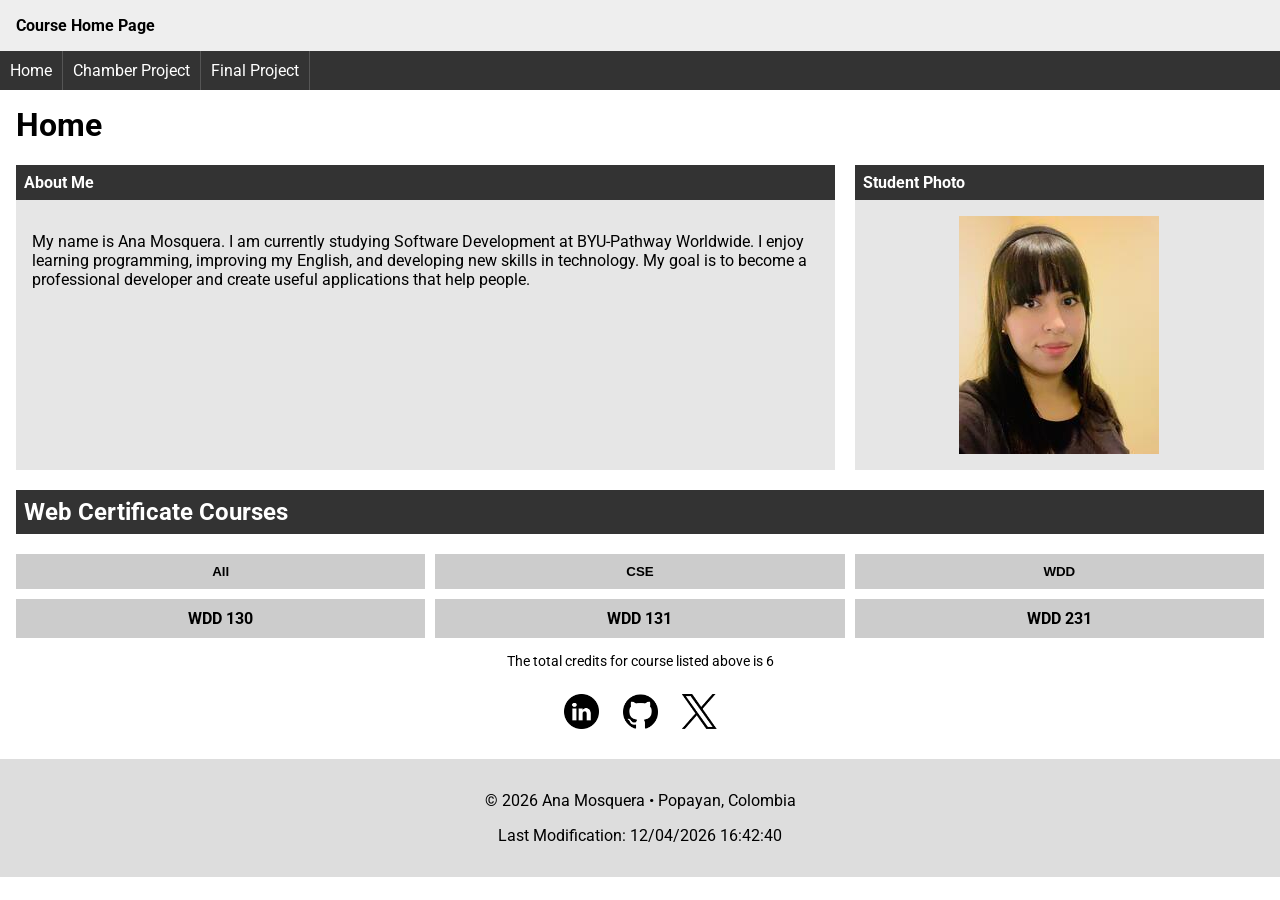
<file: index.html>
<!DOCTYPE html>
<html lang="en">
<head>
<meta charset="UTF-8">
<meta name="viewport" content="width=device-width, initial-scale=1.0">
<title>Course Home Page</title>
<meta name="author" content="Ana Mosquera">
<meta name="description" content="Course home page for WDD231 showing student information">
<link rel="preconnect" href="https://fonts.googleapis.com">
<link rel="preconnect" href="https://fonts.gstatic.com" crossorigin>
<link href="https://fonts.googleapis.com/css2?family=Roboto:wght@400;700&display=swap" rel="stylesheet">
<link rel="stylesheet" href="styles/small.css">
<link rel="stylesheet" href="styles/larger.css">

<script src="scripts/courses.js" defer></script>
<script src="scripts/navigation.js" defer></script>
<script src="scripts/date.js" defer></script>
</head>

<body>
    <header>
        <div class="top-header">
            <div class="logo">Course Home Page</div>
            <button id="menuButton">☰</button>
        </div>

        <nav id="navMenu">
            <ul>
                <li><a href="#">Home</a></li>
                <li><a href="#">Chamber Project</a></li>
                <li><a href="#">Final Project</a></li>
            </ul>
        </nav>
    </header>

    <main>
        <h1>Home</h1>
        <div class="main-grid">
            <section class="card">
                <h2>About Me</h2>
                <div class="card-content">
                    <p>My name is Ana Mosquera. I am currently studying Software Development at BYU-Pathway Worldwide. 
                        I enjoy learning programming, improving my English, and developing new skills in technology. 
                        My goal is to become a professional developer and create useful applications that help people.</p>
                </div>
            </section>

            <section class="card">
                <h2>Student Photo</h2>
                <div class="card-content">
                    <img src="images/photo.jpg" alt="Student Photo">
                </div>
            </section>

        </div>

        <section class="courses">
            <h2>Web Certificate Courses</h2>
            <div class="course-buttons">
                <button>All</button>
                <button>CSE</button>
                <button>WDD</button>
            </div>

            <div class="course-list">
                <div class="course">WDD 130</div>
                <div class="course">WDD 131</div>
                <div class="course">WDD 231</div>
            </div>

            <p class="credits">The total credits for course listed above is 6</p>
        </section>

        <div class="social">
            <a href="https://www.linkedin.com" target="_blank"><img src="images/linkedin.png" alt="LinkedIn social media icon"></a>
            <a href="https://github.com" target="_blank"><img src="images/github.png" alt="GitHub social media icon"></a>
            <a href="https://x.com" target="_blank"><img src="images/x-icon.png" alt="X social media icon"></a>
        </div>
    </main>

    <footer>
        <p>© <span id="year"></span> Ana Mosquera • Popayan, Colombia</p>
        <p id="lastModified"></p>
    </footer>
</body>
</html>
</file>
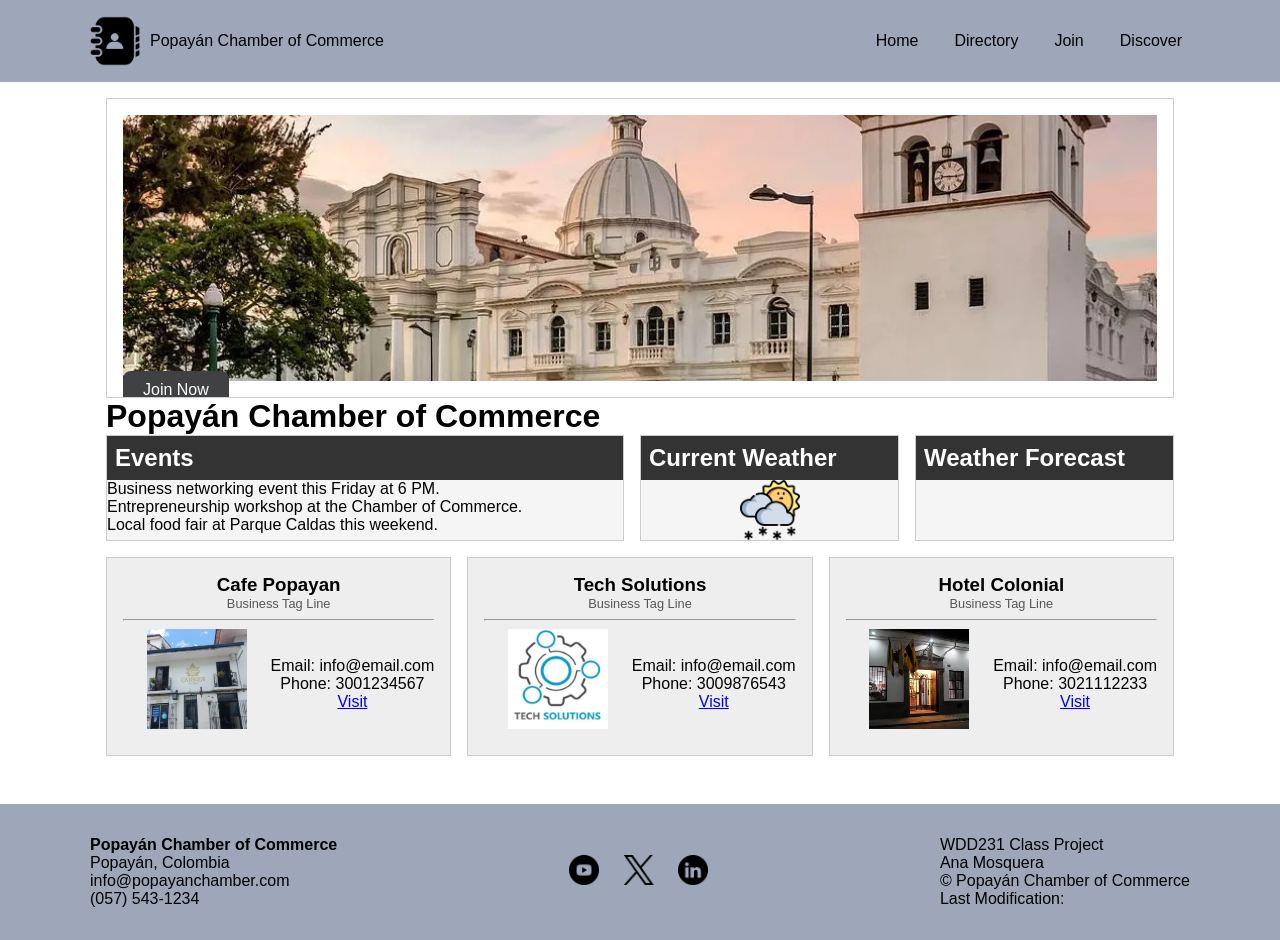
<file: chamber/index.html>
<!DOCTYPE html>
<html lang="en">
<head>
  <meta charset="UTF-8">
  <meta name="description" content="Welcome to the Popayán Chamber of Commerce. Discover local businesses, events, and community resources.">
  <meta name="author" content="Ana Mosquera">
  <meta name="viewport" content="width=device-width, initial-scale=1.0">
  <meta property="og:title" content="Popayán Chamber of Commerce Home Page">
  <meta property="og:description" content="Explore local businesses, events, and opportunities in Popayán. Connect with the Chamber of Commerce and grow your network.">
  <meta property="og:image" content="https://ann2310-c.github.io/wdd231/chamber/images/logo.png">
  <meta property="og:url" content="https://ann2310-c.github.io/wdd231/chamber/index.html">
  <title>Home | Popayán Chamber</title>
  <link rel="icon" href="images/favicon.ico">

  <!-- Google Fonts -->
  <link rel="preconnect" href="https://fonts.googleapis.com">
  <link rel="preconnect" href="https://fonts.gstatic.com" crossorigin>
  <link href="https://fonts.googleapis.com/css2?family=Roboto&display=swap" rel="stylesheet">
  <link rel="stylesheet" href="styles/normalize.css">
  <link rel="stylesheet" href="styles/small.css">
  <link rel="stylesheet" href="styles/larger.css">
  <script src="scripts/home.js" defer></script>
</head>

<body>
  <header>
    <div class="header-container">
      <div class="logo">
        <img src="images/logo.png" alt="Popayán Chamber logo">
        <span>Popayán Chamber of Commerce</span>
      </div>

      <button id="menuBtn">☰</button>

      <nav id="navMenu">
        <a href="index.html">Home</a>
        <a href="directory.html">Directory</a>
        <a href="join.html">Join</a>
        <a href="discover.html">Discover</a>
      </nav>
    </div>
  </header>

  <main>
    <!-- HERO -->
    <section class="hero">
      <img src="images/catedral-popayan-cauca.webp" alt="Popayán city view">
      <a href="join.html" class="cta">Join Now</a>
    </section>

    <h1>Popayán Chamber of Commerce</h1>

    <div class="home-top">
      <section class="events">
        <h2>Events</h2>
        <p>Business networking event this Friday at 6 PM.</p>
        <p>Entrepreneurship workshop at the Chamber of Commerce.</p>
        <p>Local food fair at Parque Caldas this weekend.</p>
      </section>

      <section class="weather">
        <h2>Current Weather</h2>
        <div class="weather-box">
          <img id="weather-icon" src="images/weather.png" alt="Weather icon">
          <div>
            <p id="temp"></p>
            <p id="desc"></p>
            <p id="high"></p>
            <p id="low"></p>
            <p id="humidity"></p>
            <p id="sunrise"></p>
            <p id="sunset"></p>
          </div>
        </div>
      </section>

      <section class="forecast">
        <h2>Weather Forecast</h2>
        <p id="forecast"></p>
      </section>
    </div>
    <div id="spotlight" class="spotlight"></div>
  </main>

  <footer>
    <div class="footer-container">
      <div class="footer-left">
        <strong>Popayán Chamber of Commerce</strong><br>
        Popayán, Colombia<br>
        info@popayanchamber.com<br>
        (057) 543-1234
      </div>

      <div class="footer-center">
        <a href="https://www.youtube.com/" target="_blank"><img src="images/youtube.png" alt="Visit our YouTube channel"></a>
        <a href="https://x.com/" target="_blank"><img src="images/x-icon.png" alt="Visit our X profile"></a>
        <a href="https://www.linkedin.com/" target="_blank"><img src="images/linkedin.png" alt="Visit our LinkedIn page"></a>
      </div>

      <div class="footer-right">
        <p>WDD231 Class Project</p>
        <p>Ana Mosquera</p>
        <p>© <span id="year"></span> Popayán Chamber of Commerce</p>
        <p>Last Modification: <span id="lastModified"></span></p>
      </div>
    </div>
  </footer>
</body>
</html>
</file>
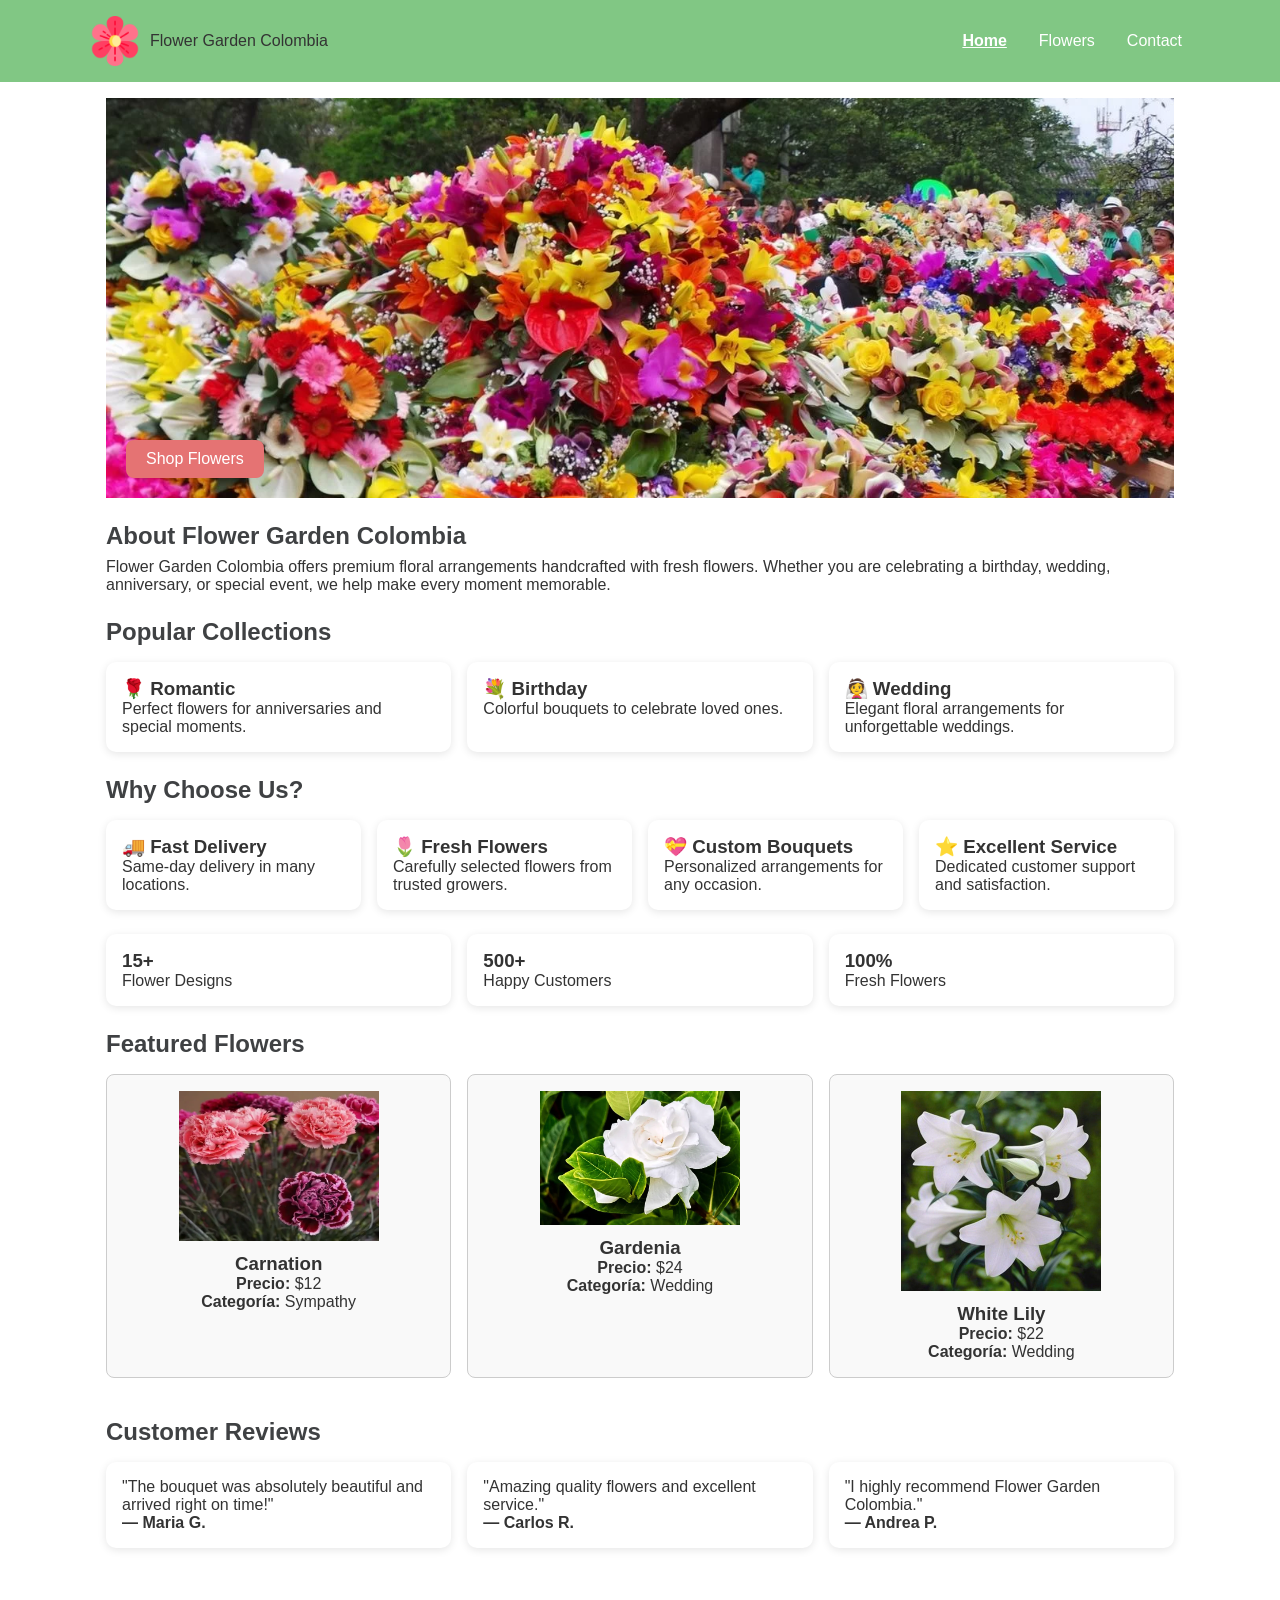
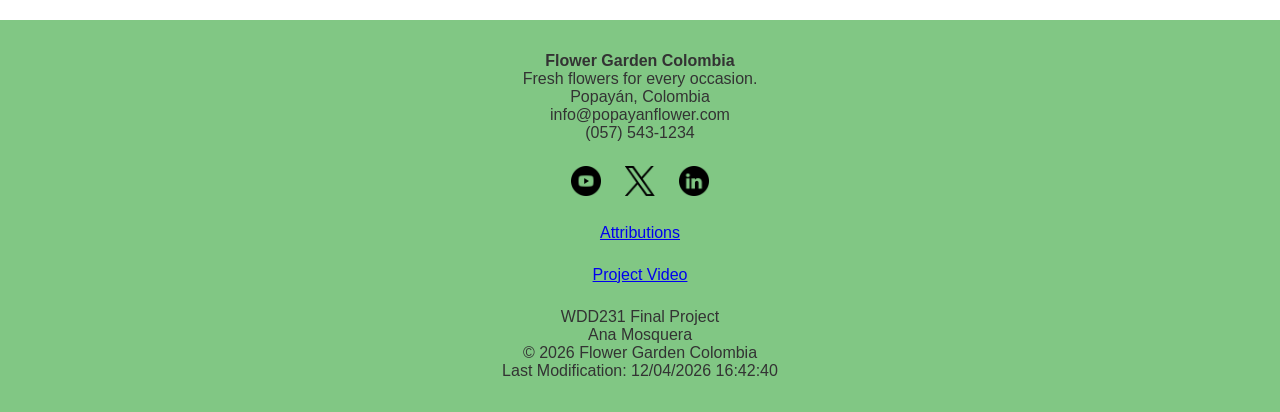
<file: finalproject/index.html>
<!DOCTYPE html>
<html lang="en">
<head>
    <meta charset="UTF-8">
    <meta name="description" content="Flower Garden Colombia - Fresh flowers for every occasion. Discover bouquets, gifts, and floral arrangements.">
    <meta name="author" content="Ana Mosquera">
    <meta name="viewport" content="width=device-width, initial-scale=1.0">

    <meta property="og:title" content="Flower Garden Colombia">
    <meta property="og:description" content="Fresh flowers and beautiful bouquets for every occasion.">
    <meta property="og:image" content="images/logo.webp">
    <meta property="og:url" content="https://yourgithuburl/finalproject/index.html">

    <title>Flower Garden Colombia | Home</title>
    <link rel="icon" href="images/favicon.ico">
    <link rel="stylesheet" href="styles/normalize.css">
    <link rel="stylesheet" href="styles/small.css">
    <link rel="stylesheet" href="styles/larger.css">
    <script type="module" src="scripts/home.mjs"></script>
</head>

<body>
    <header>
        <div class="header-container">
            <div class="logo">
                <img src="images/logo-flower.png" alt="Flower Garden Colombia Logo">
                <span>Flower Garden Colombia</span>
            </div>
            <button id="menuBtn">☰</button>
            <nav id="navMenu">
                <a href="index.html" class="active">Home</a>
                <a href="flowers.html">Flowers</a>
                <a href="contact.html">Contact</a>
            </nav>
        </div>
    </header>

    <main>
        <!-- HERO -->
        <section class="hero">
            <img src="images/garden-flowers.webp"
                alt="Beautiful flower bouquet"
                loading="eager"
                width="1200"
                height="600"
            >
            <div class="hero-content">
                <h1>Fresh Flowers for Every Occasion</h1>
                <p>Beautiful bouquets and floral arrangements delivered
                    throughout Colombia.
                </p>
                <a href="flowers.html" class="cta">
                    Shop Flowers
                </a>
            </div>
        </section>

        <!-- ABOUT -->
        <section class="about">
            <h2>About Flower Garden Colombia</h2>
            <p>
                Flower Garden Colombia offers premium floral arrangements
                handcrafted with fresh flowers. Whether you are celebrating
                a birthday, wedding, anniversary, or special event, we help
                make every moment memorable.
            </p>
        </section>

        <!-- COLLECTIONS -->
        <section class="collections">

            <h2>Popular Collections</h2>
            <div class="collection-grid">
                <article class="collection-card">
                    <h3>🌹 Romantic</h3>
                    <p>Perfect flowers for anniversaries and special moments.</p>
                </article>

                <article class="collection-card">
                    <h3>💐 Birthday</h3>
                    <p>Colorful bouquets to celebrate loved ones.</p>
                </article>

                <article class="collection-card">
                    <h3>👰 Wedding</h3>
                    <p>Elegant floral arrangements for unforgettable weddings.</p>
                </article>
            </div>
        </section>

        <!-- WHY CHOOSE US -->
        <section class="why-us">

            <h2>Why Choose Us?</h2>
            <div class="features-grid">
                <div class="feature">
                    <h3>🚚 Fast Delivery</h3>
                    <p>Same-day delivery in many locations.</p>
                </div>

                <div class="feature">
                    <h3>🌷 Fresh Flowers</h3>
                    <p>Carefully selected flowers from trusted growers.</p>
                </div>

                <div class="feature">
                    <h3>💝 Custom Bouquets</h3>
                    <p>Personalized arrangements for any occasion.</p>
                </div>

                <div class="feature">
                    <h3>⭐ Excellent Service</h3>
                    <p>Dedicated customer support and satisfaction.</p>
                </div>
            </div>
        </section>

        <!-- STATS -->
        <section class="stats">

            <div class="stat">
                <h3>15+</h3>
                <p>Flower Designs</p>
            </div>

            <div class="stat">
                <h3>500+</h3>
                <p>Happy Customers</p>
            </div>

            <div class="stat">
                <h3>100%</h3>
                <p>Fresh Flowers</p>
            </div>
        </section>

        <!-- FEATURED FLOWERS -->
        <section>
            <h2>Featured Flowers</h2>
            <div id="featured-flowers" class="featured-grid"></div>
        </section>

        <!-- TESTIMONIALS -->
        <section class="testimonials">
            <h2>Customer Reviews</h2>
            <div class="reviews-grid">
                <article>
                    <p>"The bouquet was absolutely beautiful and arrived
                        right on time!"</p>
                    <strong>— Maria G.</strong>
                </article>

                <article>
                    <p>"Amazing quality flowers and excellent service."</p>
                    <strong>— Carlos R.</strong>
                </article>

                <article>
                    <p>"I highly recommend Flower Garden Colombia."</p>
                    <strong>— Andrea P.</strong>
                </article>
            </div>
        </section>
    </main>

    <footer>
        <div class="footer-container">
            <div class="footer-left">
                <strong>Flower Garden Colombia</strong><br>
                <p>Fresh flowers for every occasion.</p>
                Popayán, Colombia<br>
                info@popayanflower.com<br>
                (057) 543-1234
            </div>

            <div class="footer-center">
                <a href="https://www.youtube.com/" target="_blank"><img src="images/youtube.png" alt="Visit our YouTube channel"></a>
                <a href="https://x.com/" target="_blank"><img src="images/x-icon.png" alt="Visit our X profile"></a>
                <a href="https://www.linkedin.com/" target="_blank"><img src="images/linkedin.png" alt="Visit our LinkedIn page"></a>
            </div>

            <a href="attributions.html">Attributions</a>
            <a href="https://www.loom.com/share/972af23eef2c4189ada7126c58c88f1d">Project Video</a>

            <div class="footer-right">
                <p>WDD231 Final Project</p>
                <p>Ana Mosquera</p>
                <p>© <span id="year"></span> Flower Garden Colombia</p>
                <p>Last Modification: <span id="lastModified"></span></p>
            </div>
        </div>
    </footer>
</body>
</html>
</file>
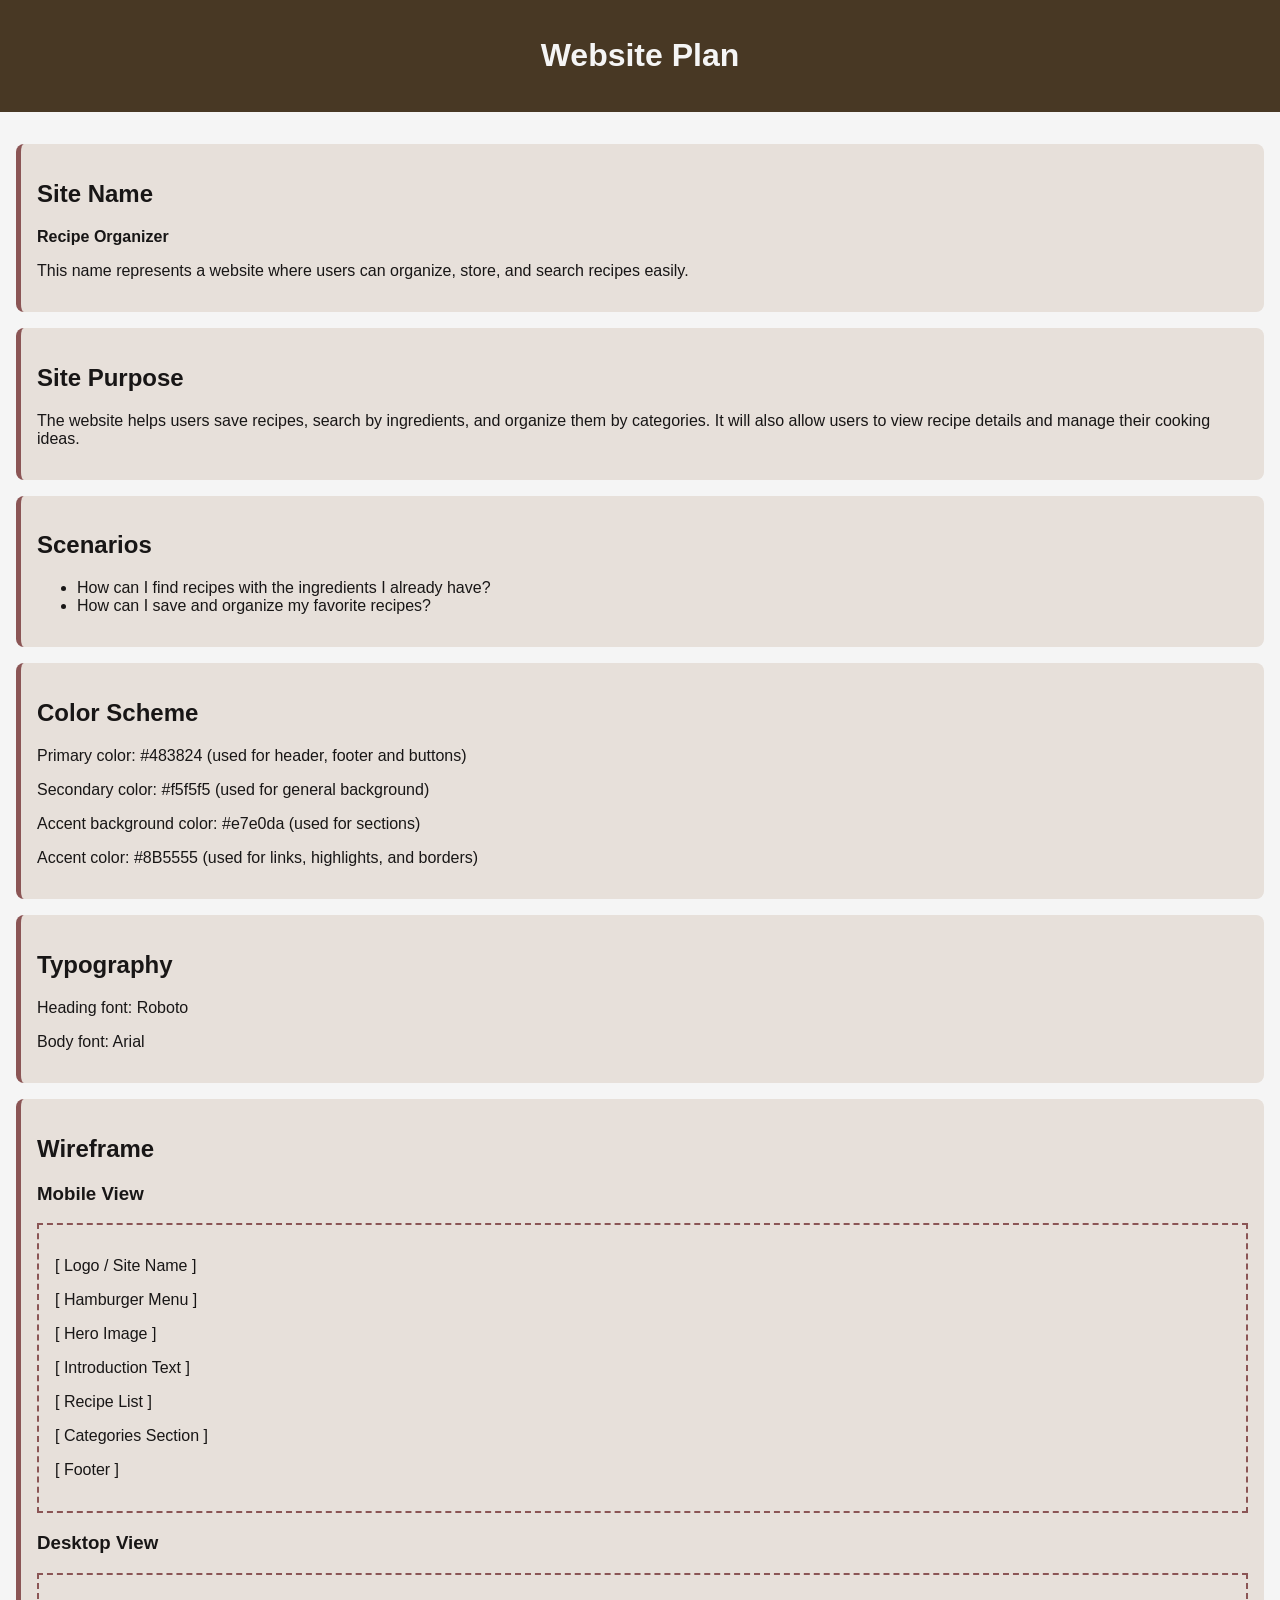
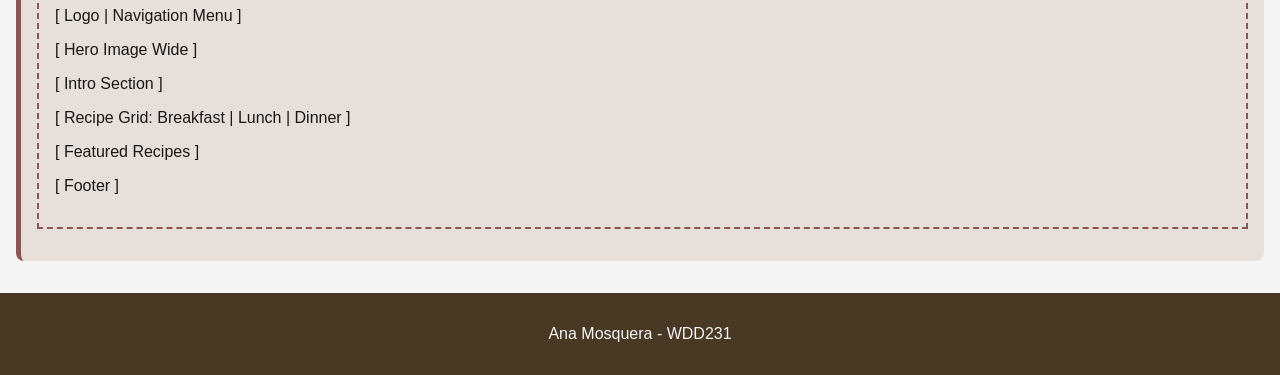
<file: siteplan.html>
<!DOCTYPE html>
<html lang="en">
<head>
    <meta charset="UTF-8">
    <meta name="author" content="Ana Mosquera">
    <meta name="viewport" content="width=device-width, initial-scale=1.0">
    <title>Site Plan</title>
    <link rel="stylesheet" href="styles/siteplan.css">
</head>

<body>
    <header>
        <h1>Website Plan</h1>
    </header>

    <main>
        <section>
            <h2>Site Name</h2>
            <p><strong>Recipe Organizer</strong></p>
            <p>This name represents a website where users can organize, store, and search recipes easily.</p>
        </section>

        <section>
            <h2>Site Purpose</h2>
            <p>
                The website helps users save recipes, search by ingredients, and organize them by categories.
                It will also allow users to view recipe details and manage their cooking ideas.
            </p>
        </section>

        <section>
            <h2>Scenarios</h2>
            <ul>
                <li>How can I find recipes with the ingredients I already have?</li>
                <li>How can I save and organize my favorite recipes?</li>
            </ul>
        </section>

        <section>
            <h2>Color Scheme</h2>
            <p>Primary color: #483824 (used for header, footer and buttons)</p>
            <p>Secondary color: #f5f5f5 (used for general background)</p>
            <p>Accent background color: #e7e0da (used for sections)</p>
            <p>Accent color: #8B5555 (used for links, highlights, and borders)</p>
        </section>

        <section>
            <h2>Typography</h2>
            <p>Heading font: Roboto</p>
            <p>Body font: Arial</p>
        </section>

        <section>
    <h2>Wireframe</h2>

    <h3>Mobile View</h3>
    <div class="wireframe">
        <p>[ Logo / Site Name ]</p>
        <p>[ Hamburger Menu ]</p>
        <p>[ Hero Image ]</p>
        <p>[ Introduction Text ]</p>
        <p>[ Recipe List ]</p>
        <p>[ Categories Section ]</p>
        <p>[ Footer ]</p>
    </div>

    <h3>Desktop View</h3>
    <div class="wireframe">
        <p>[ Logo | Navigation Menu ]</p>
        <p>[ Hero Image Wide ]</p>
        <p>[ Intro Section ]</p>
        <p>[ Recipe Grid: Breakfast | Lunch | Dinner ]</p>
        <p>[ Featured Recipes ]</p>
        <p>[ Footer ]</p>
    </div>
</section>
    </main>

    <footer>
        <p>Ana Mosquera - WDD231</p>
    </footer>

</body>
</html>
</file>
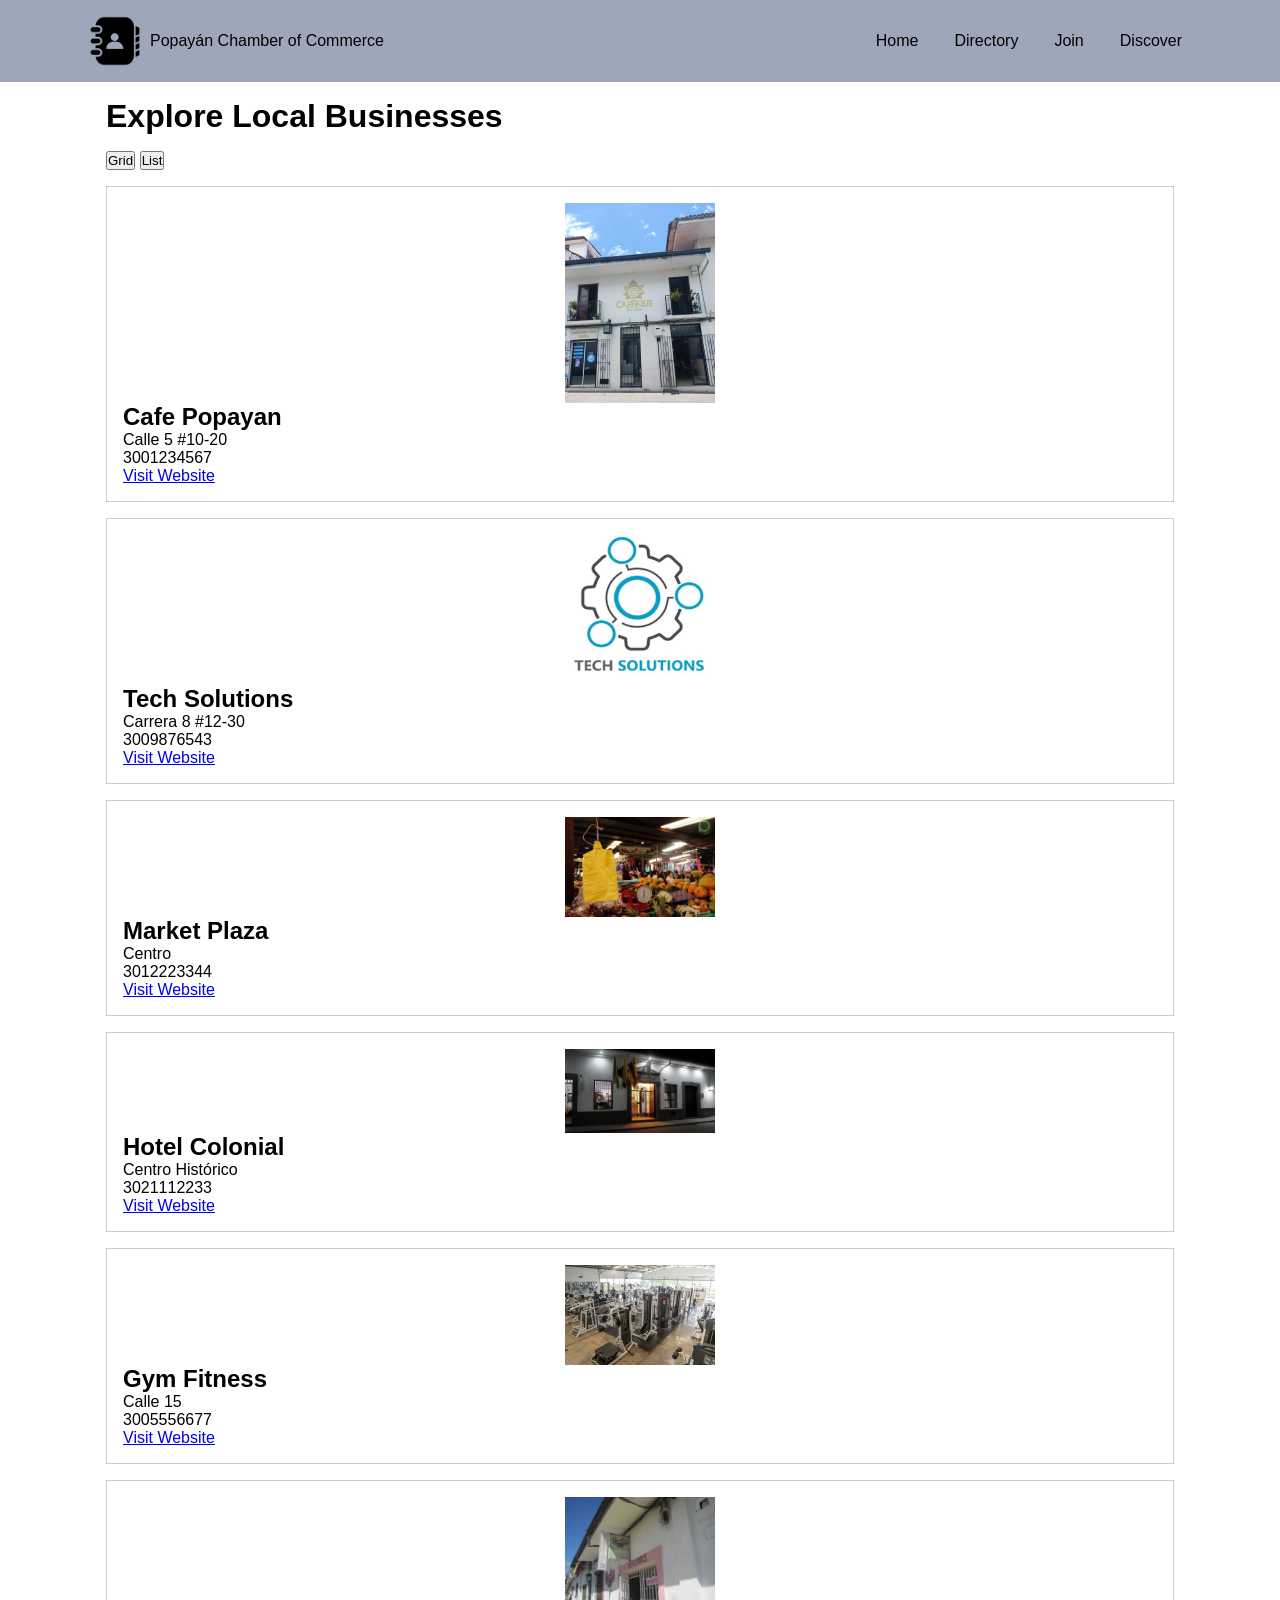
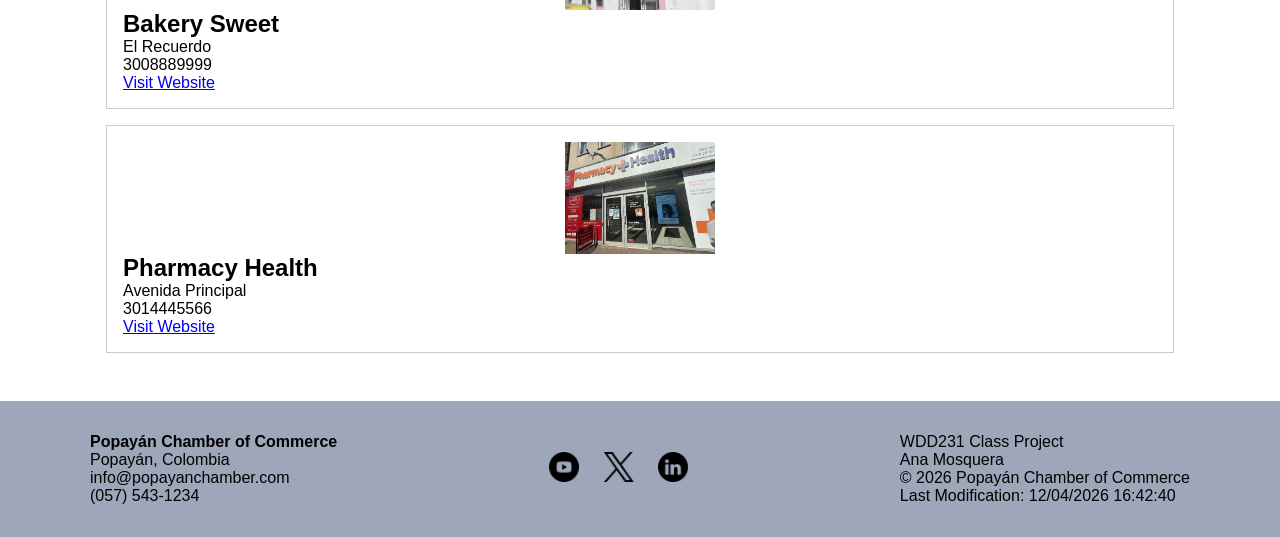
<file: chamber/directory.html>
<!DOCTYPE html>
<html lang="en">
<head>
    <meta charset="UTF-8">
    <meta name="description" content="Explore local businesses in Popayán with our chamber directory. Find services, shops, and organizations in one place.">
    <meta name="author" content="Ana Mosquera">
    <meta name="viewport" content="width=device-width, initial-scale=1.0">
    <meta property="og:title" content="Popayán Chamber Business Directory">
    <meta property="og:description" content="Discover local businesses, services, and organizations in Popayán through our official chamber directory.">
    <meta property="og:image" content="https://ann2310-c.github.io/wdd231/chamber/images/logo.png">
    <meta property="og:url" content="https://ann2310-c.github.io/wdd231/chamber/directory.html">
    <title>Directory | Popayán Chamber</title>
    <link rel="icon" href="images/favicon.ico">

    <!-- Google Fonts -->
    <link rel="preconnect" href="https://fonts.googleapis.com">
    <link rel="preconnect" href="https://fonts.gstatic.com" crossorigin>
    <link href="https://fonts.googleapis.com/css2?family=Roboto&display=swap" rel="stylesheet">
    <link rel="stylesheet" href="styles/normalize.css">
    <link rel="stylesheet" href="styles/small.css">
    <link rel="stylesheet" href="styles/larger.css">
    <script src="scripts/script.js" defer></script>
</head>

<body>
    <header>
        <div class="header-container">
            <div class="logo">
                <img src="images/logo.png" alt="Popayán Chamber of Commerce logo">
                <span>Popayán Chamber of Commerce</span>
            </div>
            <button id="menuBtn">☰</button>
            <nav id="navMenu">
                <a href="index.html">Home</a>
                <a href="directory.html">Directory</a>
                <a href="join.html">Join</a>
                <a href="discover.html">Discover</a>
            </nav>
        </div>
    </header>

    <main>
        <h1>Explore Local Businesses</h1>
        <div class="view-buttons">
            <button id="grid">Grid</button>
            <button id="list">List</button>
        </div>
        <div id="members" class="grid"></div>
    </main>

    <footer>
        <div class="footer-container">
            <div class="footer-left">
                <strong>Popayán Chamber of Commerce</strong><br>
                Popayán, Colombia<br>
                info@popayanchamber.com<br>
                (057) 543-1234
            </div>

            <div class="footer-center">
                <a href="https://www.youtube.com/" target="_blank"><img src="images/youtube.png" alt="Visit our YouTube channel"></a>
                <a href="https://x.com/" target="_blank"><img src="images/x-icon.png" alt="Visit our X profile"></a>
                <a href="https://www.linkedin.com/" target="_blank"><img src="images/linkedin.png" alt="Visit our LinkedIn page"></a>
            </div>

            <div class="footer-right">
                <p>WDD231 Class Project</p>
                <p>Ana Mosquera</p>
                <p>© <span id="year"></span> Popayán Chamber of Commerce</p>
                <p>Last Modification: <span id="lastModified"></span></p>
            </div>
        </div>
    </footer>
</body>
</html>
</file>
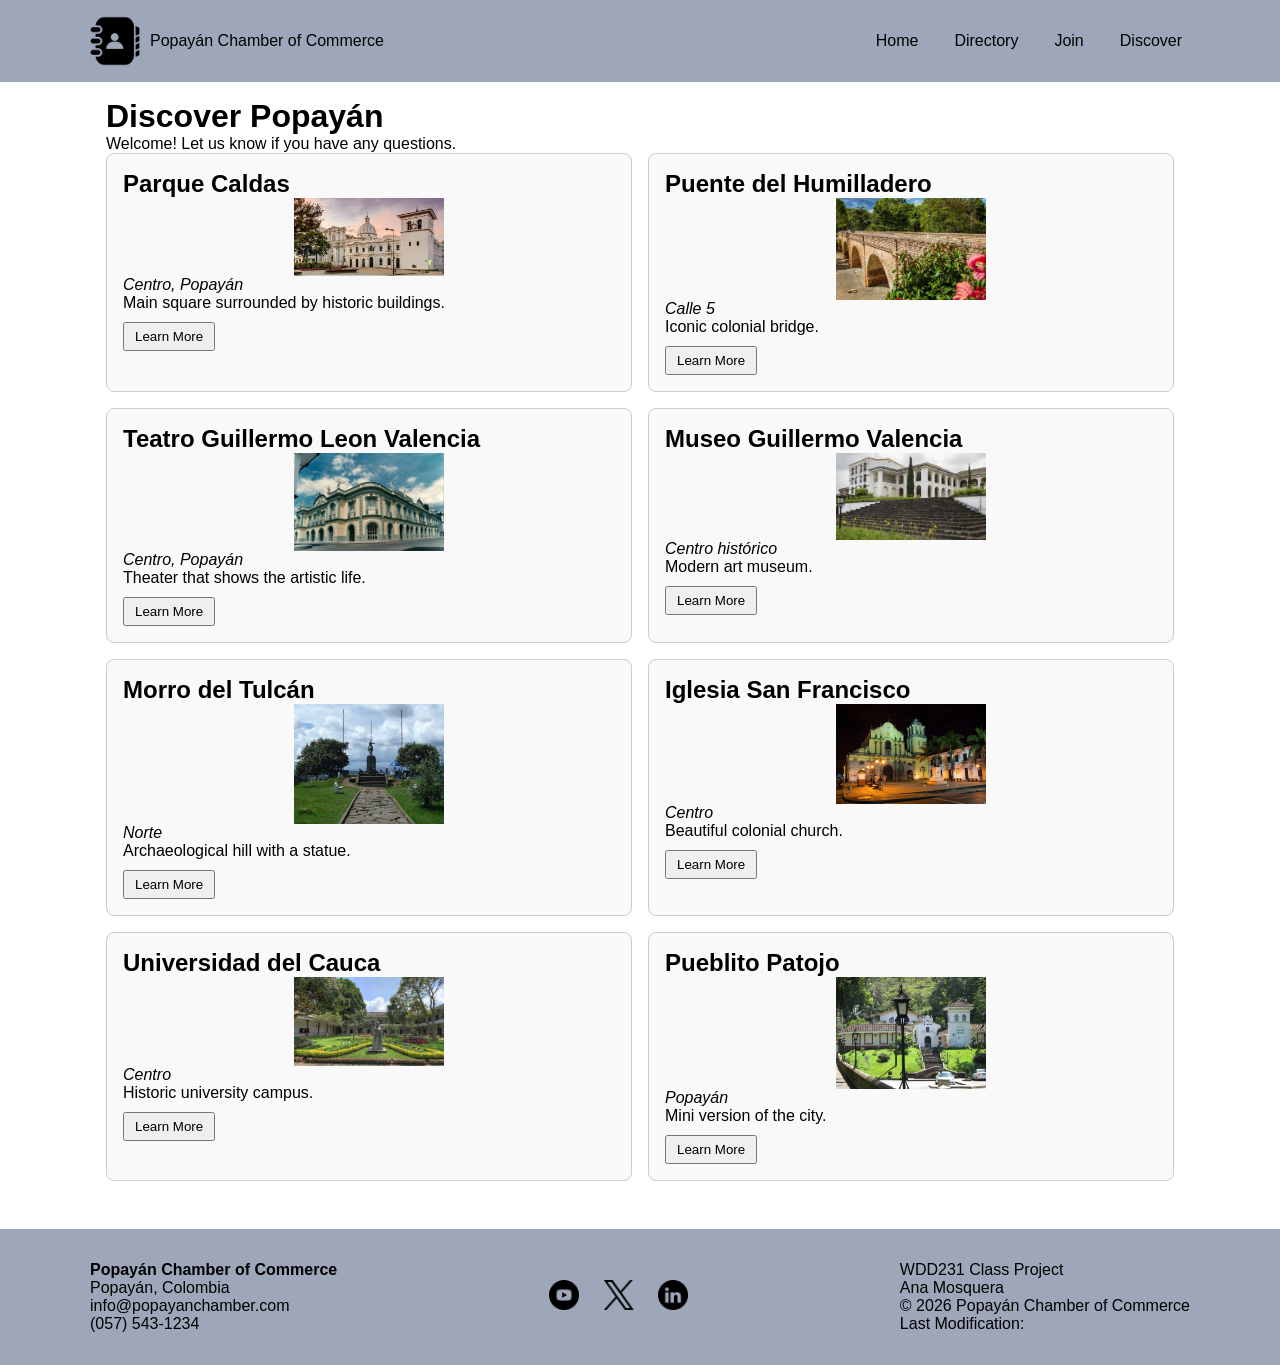
<file: chamber/discover.html>
<!DOCTYPE html>
<html lang="en">
<head>
    <meta charset="UTF-8">
    <meta name="description" content="Discover places in Popayán including attractions, culture, and local highlights.">
    <meta name="author" content="Ana Mosquera">
    <meta name="viewport" content="width=device-width, initial-scale=1.0">
    <meta property="og:title" content="Discover Popayán Chamber of Commerce">
    <meta property="og:description" content="Explore the best places in Popayán including culture, attractions, and local highlights.">
    <meta property="og:image" content="https://ann2310-c.github.io/wdd231/chamber/images/logo.png">
    <meta property="og:url" content="https://ann2310-c.github.io/wdd231/chamber/discover.html">

    <title>Discover | Popayán Chamber</title>

    <link rel="icon" href="images/favicon.ico">
    <link rel="stylesheet" href="styles/normalize.css">
    <link rel="stylesheet" href="styles/small.css">
    <link rel="stylesheet" href="styles/larger.css">
    <link rel="preconnect" href="https://fonts.googleapis.com">
    <link rel="preconnect" href="https://fonts.gstatic.com" crossorigin>
    <link href="https://fonts.googleapis.com/css2?family=Roboto&display=swap" rel="stylesheet">

    <script type="module" src="scripts/discover.js"></script>
</head>

<body>
    <header>
        <div class="header-container">
            <div class="logo">
                <img src="images/logo.png" alt="Popayán Chamber of Commerce logo">
                <span>Popayán Chamber of Commerce</span>
            </div>
            <button id="menuBtn">☰</button>
            <nav id="navMenu">
                <a href="index.html">Home</a>
                <a href="directory.html">Directory</a>
                <a href="join.html">Join</a>
                <a href="discover.html" class="active">Discover</a> 
            </nav>
        </div>
    </header>

    <main>
        <h1>Discover Popayán</h1>
        <p id="visit-message"></p>
        <div id="places"></div>
    </main>

    <footer>
        <div class="footer-container">
            <div class="footer-left">
                <strong>Popayán Chamber of Commerce</strong><br>
                Popayán, Colombia<br>
                info@popayanchamber.com<br>
                (057) 543-1234
            </div>

            <div class="footer-center">
                <a href="https://www.youtube.com/" target="_blank"><img src="images/youtube.png" alt="Visit our YouTube channel"></a>
                <a href="https://x.com/" target="_blank"><img src="images/x-icon.png" alt="Visit our X profile"></a>
                <a href="https://www.linkedin.com/" target="_blank"><img src="images/linkedin.png" alt="Visit our LinkedIn page"></a>
            </div>

            <div class="footer-right">
                <p>WDD231 Class Project</p>
                <p>Ana Mosquera</p>
                <p>© <span id="year"></span> Popayán Chamber of Commerce</p>
                <p>Last Modification: <span id="lastModified"></span></p>
            </div>
        </div>
    </footer>
</body>
</html>
</file>
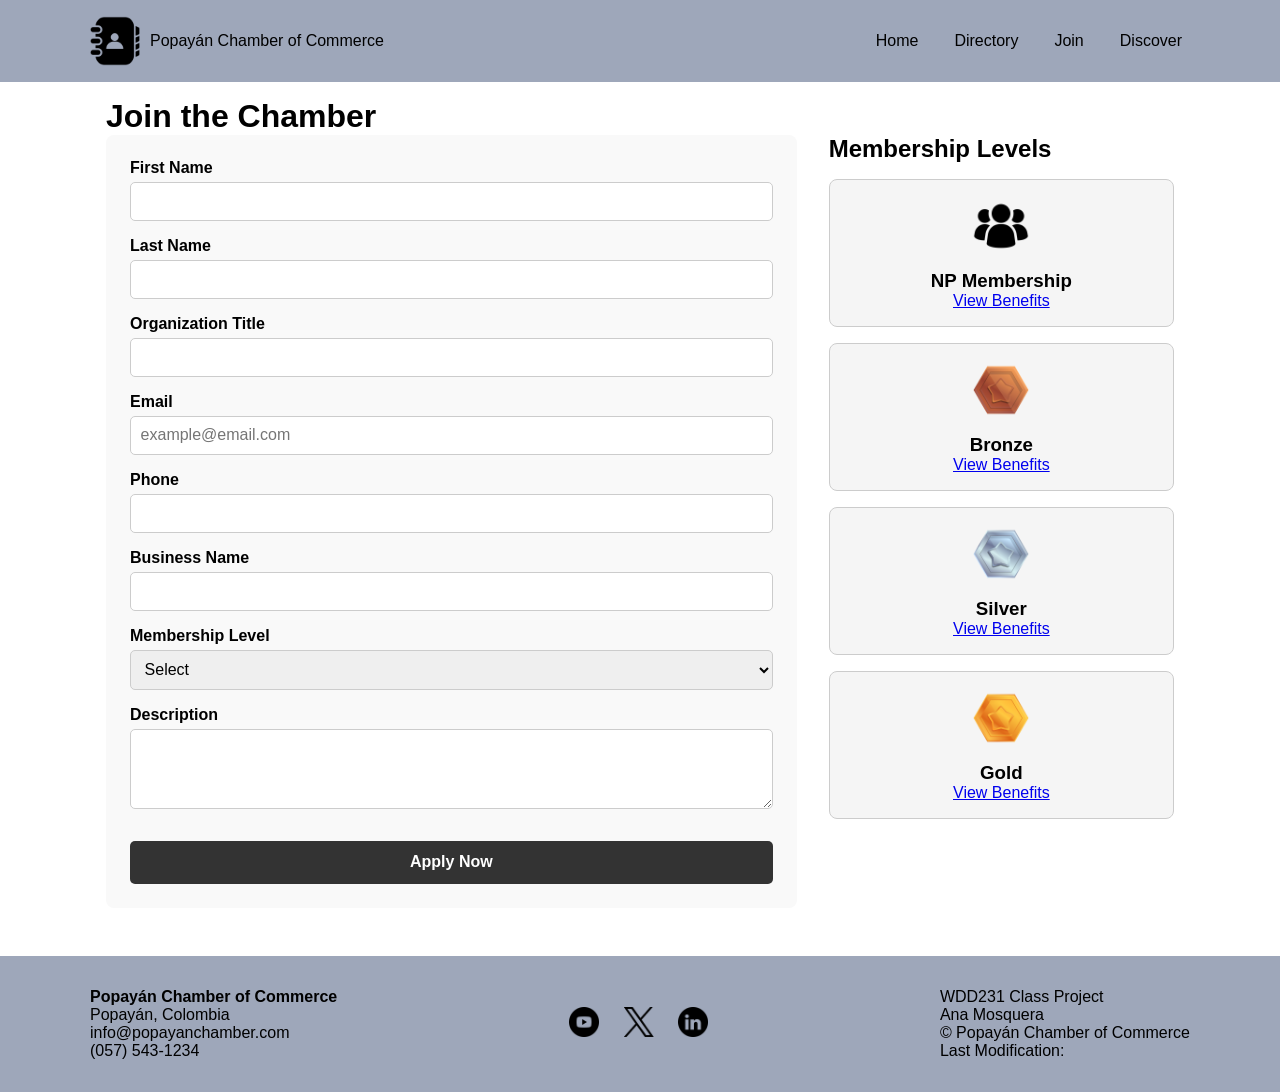
<file: chamber/join.html>
<!DOCTYPE html>
<html lang="en">
<head>
    <meta charset="UTF-8">
    <meta name="description" content="Apply to join the Popayán Chamber of Commerce and grow your business with networking, events, and local opportunities.">
    <meta name="author" content="Ana Mosquera">
    <meta name="viewport" content="width=device-width, initial-scale=1.0">
    <meta property="og:title" content="Join Popayán Chamber">
    <meta property="og:description" content="Apply to join the Popayán Chamber of Commerce and grow your business.">
    <meta property="og:image" content="https://ann2310-c.github.io/wdd231/chamber/images/logo.png">
    <meta property="og:url" content="https://ann2310-c.github.io/wdd231/chamber/join.html">

    <title>Join | Popayán Chamber</title>

    <link rel="icon" href="images/favicon.ico">
    <link rel="preconnect" href="https://fonts.googleapis.com">
    <link rel="preconnect" href="https://fonts.gstatic.com" crossorigin>
    <link href="https://fonts.googleapis.com/css2?family=Roboto&display=swap" rel="stylesheet">
    <link rel="stylesheet" href="styles/normalize.css">
    <link rel="stylesheet" href="styles/small.css">
    <link rel="stylesheet" href="styles/larger.css">

    <script src="scripts/join.js" defer></script>
</head>

<body>

    <header>
        <div class="header-container">
            <div class="logo">
                <img src="images/logo.png" alt="Popayán Chamber of Commerce logo">
                <span>Popayán Chamber of Commerce</span>
            </div>
            <button id="menuBtn">☰</button>
            <nav id="navMenu">
                <a href="index.html">Home</a>
                <a href="directory.html">Directory</a>
                <a href="join.html" class="active">Join</a>
                <a href="discover.html">Discover</a>
            </nav>
        </div>
    </header>

    <main>
        <h1>Join the Chamber</h1>
        <div class="join-container">
            <!-- FORM -->
            <form method="get" action="thankyou.html">
                <label>
                    First Name
                    <input type="text" name="fname" required autocomplete="given-name" title="Enter your first name">
                </label>

                <label>
                    Last Name
                    <input type="text" name="lname" required autocomplete="family-name" title="Enter your last name">
                </label>

                <label>
                    Organization Title
                    <input type="text" name="title"
                        pattern="[A-Za-z\s-]{7,}"
                        title="At least 7 letters, spaces or hyphens"
                        autocomplete="organization-title">
                </label>

                <label>
                    Email
                    <input type="email" name="email" required placeholder="example@email.com" autocomplete="email" title="Enter your email address">
                </label>

                <label>
                    Phone
                    <input type="tel" name="phone" required autocomplete="tel" title="Enter your phone number">
                </label>

                <label>
                    Business Name
                    <input type="text" name="business" required autocomplete="organization" title="Enter your business name">
                </label>

                <label>
                    Membership Level
                    <select
                        name="membership"
                        required
                        title="Select a membership level">
                        <option value="">Select</option>
                        <option value="np">NP Membership</option>
                        <option value="bronze">Bronze</option>
                        <option value="silver">Silver</option>
                        <option value="gold">Gold</option>
                    </select>
                </label>

                <label>
                    Description
                    <textarea name="description" title="Describe your business"></textarea>
                </label>

                <!-- TIMESTAMP -->
                <input type="hidden" name="timestamp" id="timestamp">
                <input type="submit" value="Apply Now">
            </form>

           <!-- CARDS -->
            <div class="membership-cards">
                <h2>Membership Levels</h2>
                <div class="card">
                    <img src="images/group.png" alt="NP membership icon" loading="lazy">
                    <h3>NP Membership</h3>
                    <a href="#" data-modal="npModal">View Benefits</a>
                </div>

                <div class="card">
                    <img src="images/bronze.png" alt="Bronze membership icon" loading="lazy">
                    <h3>Bronze</h3>
                    <a href="#" data-modal="bronzeModal">View Benefits</a>
                </div>

                <div class="card">
                    <img src="images/silver.png" alt="Silver membership icon" loading="lazy">
                    <h3>Silver</h3>
                    <a href="#" data-modal="silverModal">View Benefits</a>
                </div>

                <div class="card">
                    <img src="images/gold.png" alt="Gold membership icon" loading="lazy">
                    <h3>Gold</h3>
                    <a href="#" data-modal="goldModal">View Benefits</a>
                </div>
            </div>
        </div>

        <!-- MODALS -->
        <dialog id="npModal">
            <h2>NP Membership</h2>
            <p>No fee. Access to basic networking events and community resources.</p>
            <button class="close">Close</button>
        </dialog>

        <dialog id="bronzeModal">
            <h2>Bronze</h2>
            <p>Access to events, basic advertising, and business directory listing.</p>
            <button class="close">Close</button>
        </dialog>

        <dialog id="silverModal">
            <h2>Silver</h2>
            <p>Includes Bronze benefits plus featured listings and event discounts.</p>
            <button class="close">Close</button>
        </dialog>

        <dialog id="goldModal">
            <h2>Gold</h2>
            <p>All benefits including homepage spotlight, premium advertising, and priority events.</p>
            <button class="close">Close</button>
        </dialog>
    </main>

    <footer>
        <div class="footer-container">
            <div class="footer-left">
                <strong>Popayán Chamber of Commerce</strong><br>
                Popayán, Colombia<br>
                info@popayanchamber.com<br>
                (057) 543-1234
            </div>

            <div class="footer-center">
                <a href="https://www.youtube.com/" target="_blank"><img src="images/youtube.png" alt="Visit our YouTube channel"></a>
                <a href="https://x.com/" target="_blank"><img src="images/x-icon.png" alt="Visit our X profile"></a>
                <a href="https://www.linkedin.com/" target="_blank"><img src="images/linkedin.png" alt="Visit our LinkedIn page"></a>
            </div>

            <div class="footer-right">
                <p>WDD231 Class Project</p>
                <p>Ana Mosquera</p>
                <p>© <span id="year"></span> Popayán Chamber of Commerce</p>
                <p>Last Modification: <span id="lastModified"></span></p>
            </div>
        </div>
    </footer>
</body>
</html>
</file>
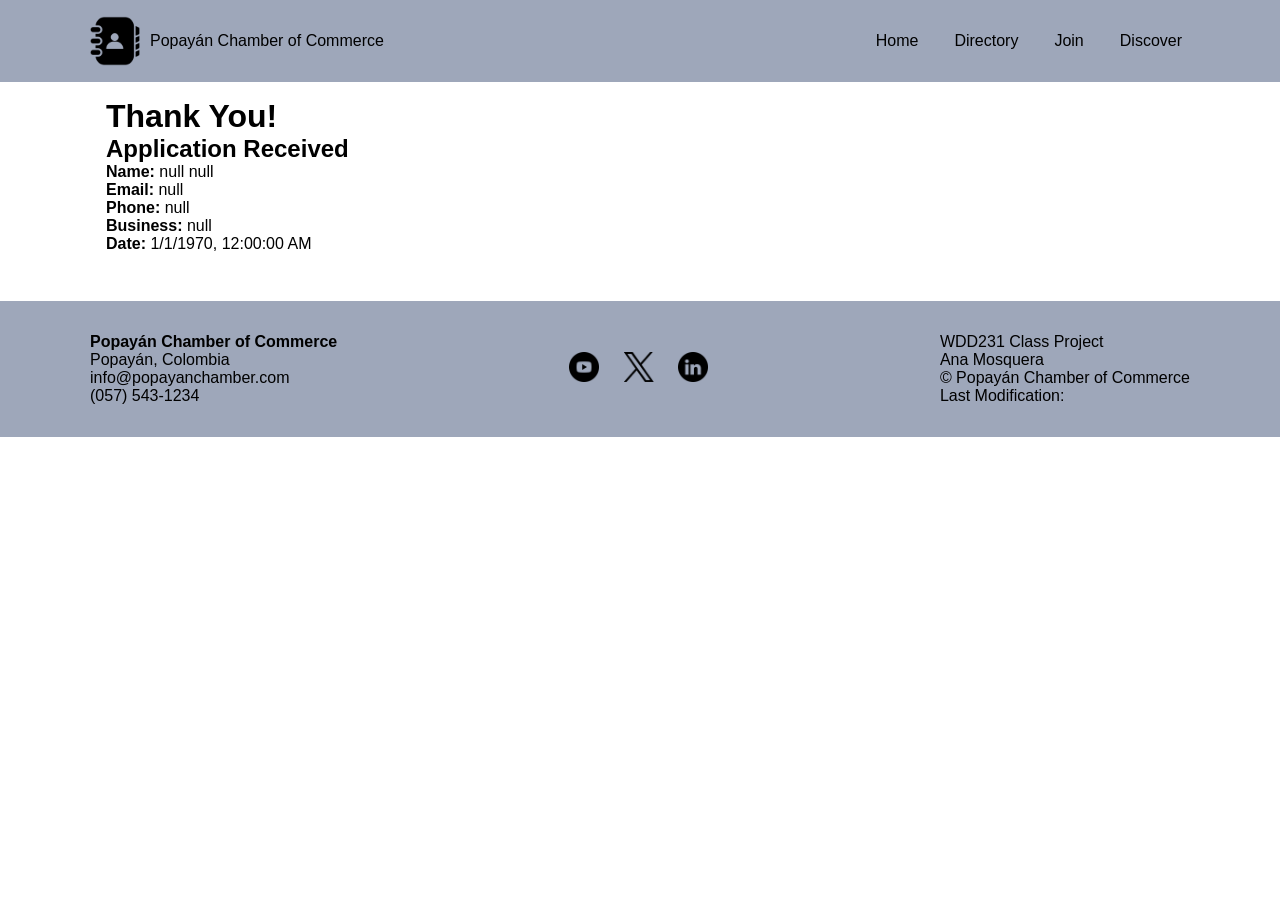
<file: chamber/thankyou.html>
<!DOCTYPE html>
<html lang="en">
<head>
  <meta charset="UTF-8">
  <meta name="viewport" content="width=device-width, initial-scale=1.0">
  <title>Thank You | Popayán Chamber</title>
  <link rel="stylesheet" href="styles/normalize.css">
  <link rel="stylesheet" href="styles/small.css">
  <link rel="stylesheet" href="styles/larger.css">
</head>

<body>
  <header>
    <div class="header-container">
      <div class="logo">
        <img src="images/logo.png" alt="Popayán Chamber of Commerce logo">
        <span>Popayán Chamber of Commerce</span>
      </div>
      <button id="menuBtn">☰</button>
      <nav id="navMenu">
        <a href="index.html">Home</a>
        <a href="directory.html">Directory</a>
        <a href="join.html">Join</a>
        <a href="discover.html">Discover</a>
      </nav>
    </div>
  </header>

  <main>
    <h1>Thank You!</h1>
    <p id="results"></p>
  </main>

  <footer>
    <div class="footer-container">
      <div class="footer-left">
        <strong>Popayán Chamber of Commerce</strong><br>
        Popayán, Colombia<br>
        info@popayanchamber.com<br>
        (057) 543-1234
      </div>

      <div class="footer-center">
        <a href="https://www.youtube.com/" target="_blank"><img src="images/youtube.png" alt="Visit our YouTube channel"></a>
        <a href="https://x.com/" target="_blank"><img src="images/x-icon.png" alt="Visit our X profile"></a>
        <a href="https://www.linkedin.com/" target="_blank"><img src="images/linkedin.png" alt="Visit our LinkedIn page"></a>
      </div>

      <div class="footer-right">
        <p>WDD231 Class Project</p>
        <p>Ana Mosquera</p>
        <p>© <span id="year"></span> Popayán Chamber of Commerce</p>
        <p>Last Modification: <span id="lastModified"></span></p>
      </div>
    </div>
  </footer>

  <script>
    const params = new URLSearchParams(window.location.search);
    document.getElementById("results").innerHTML = `
    <h2>Application Received</h2>
    <p><strong>Name:</strong> ${params.get("fname")} ${params.get("lname")}</p>
    <p><strong>Email:</strong> ${params.get("email")}</p>
    <p><strong>Phone:</strong> ${params.get("phone")}</p>
    <p><strong>Business:</strong> ${params.get("business")}</p>
    <p><strong>Date:</strong> ${new Date(params.get("timestamp")).toLocaleString()}</p>
    `;
  </script>
</body>
</html>
</file>
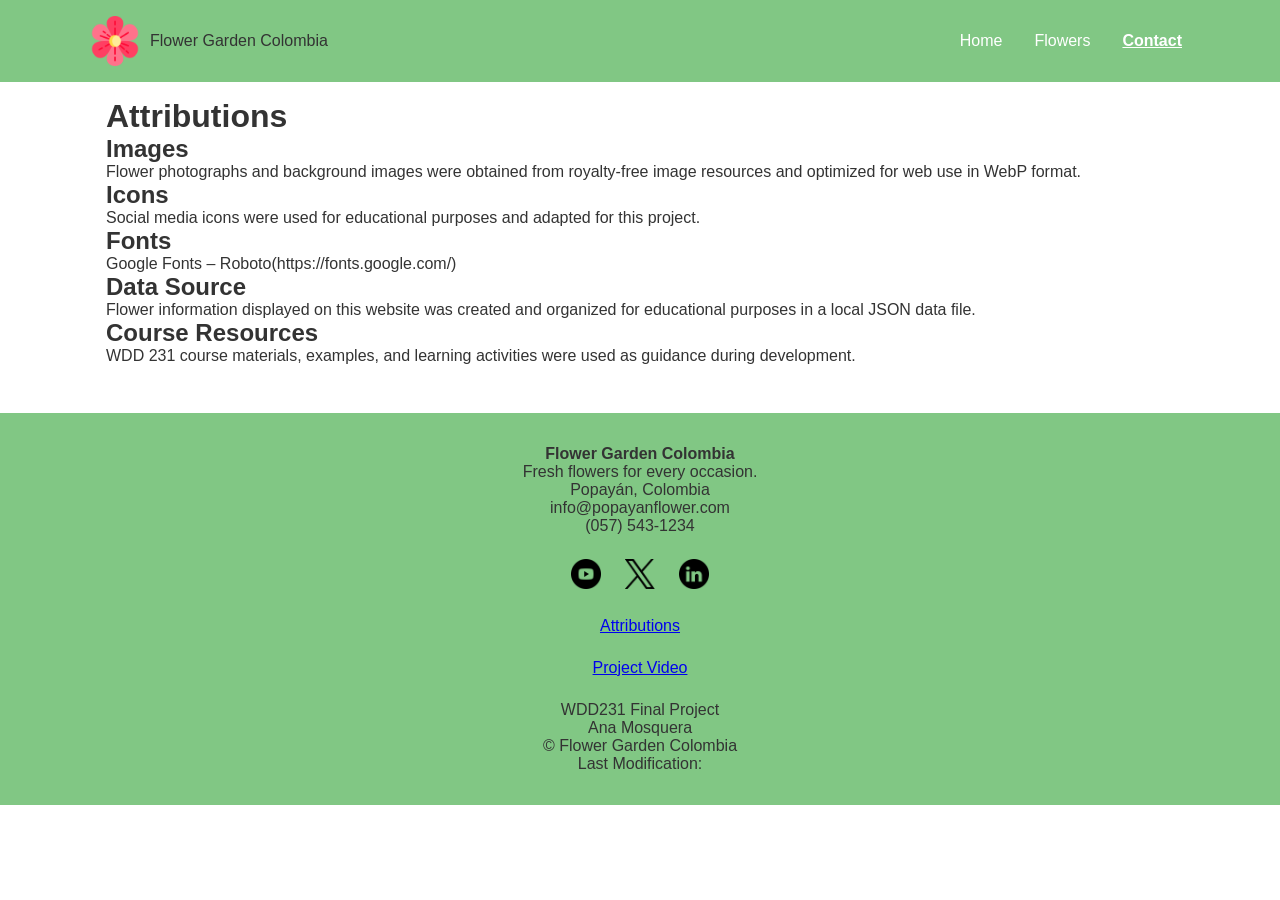
<file: finalproject/attributions.html>
<!DOCTYPE html>
<html lang="es">
<head>
  <meta charset="UTF-8">
  <meta name="description" content="Créditos y fuentes del proyecto Flower Garden Colombia.">
  <meta name="author" content="Ana Mosquera">
  <meta name="viewport" content="width=device-width, initial-scale=1.0">
  <meta property="og:title" content="Créditos | Flower Garden Colombia">
  <meta property="og:description" content="Fuentes de imágenes, íconos y APIs utilizadas.">
  <meta property="og:image" content="images/logo-flower.png">
  <meta property="og:url" content="attributions.html">
  <title>Créditos | Flower Garden Colombia</title>
  <link rel="icon" href="favicon.ico">
  <link rel="stylesheet" href="styles/normalize.css">
  <link rel="stylesheet" href="styles/small.css">
  <link rel="stylesheet" href="styles/larger.css">
</head>

<body>
  <header>
    <div class="header-container">
      <div class="logo">
        <img src="images/logo-flower.png" alt="Logo Flower Garden Colombia">
        <span>Flower Garden Colombia</span>
      </div>
      <button id="menuBtn">☰</button>
      <nav id="navMenu">
        <a href="index.html">Home</a>
        <a href="flowers.html">Flowers</a>
        <a href="contact.html" class="active">Contact</a>
      </nav>
    </div>
  </header>

  <main>
    <h1>Attributions</h1>

    <h2>Images</h2>
    <p>Flower photographs and background images were obtained from royalty-free
        image resources and optimized for web use in WebP format.</p>

    <h2>Icons</h2>
    <p>Social media icons were used for educational purposes and adapted for this project.</p>

    <h2>Fonts</h2>
    <p>Google Fonts – Roboto(https://fonts.google.com/)</p>

    <h2>Data Source</h2><p>
        Flower information displayed on this website was created and organized for
        educational purposes in a local JSON data file.</p>

    <h2>Course Resources</h2><p>WDD 231 course materials, examples, and learning activities were used as
        guidance during development.</p>
  </main>

  <footer>
    <div class="footer-container">
      <div class="footer-left">
        <strong>Flower Garden Colombia</strong><br>
        <p>Fresh flowers for every occasion.</p>
        Popayán, Colombia<br>
        info@popayanflower.com<br>
        (057) 543-1234
      </div>

      <div class="footer-center">
        <a href="https://www.youtube.com/" target="_blank"><img src="images/youtube.png" alt="Visit our YouTube channel"></a>
        <a href="https://x.com/" target="_blank"><img src="images/x-icon.png" alt="Visit our X profile"></a>
        <a href="https://www.linkedin.com/" target="_blank"><img src="images/linkedin.png" alt="Visit our LinkedIn page"></a>
      </div>

      <a href="attributions.html">Attributions</a>
      <a href="https://www.loom.com/share/972af23eef2c4189ada7126c58c88f1d">Project Video</a>

      <div class="footer-right">
        <p>WDD231 Final Project</p>
        <p>Ana Mosquera</p>
        <p>© <span id="year"></spsan> Flower Garden Colombia</p>
        <p>Last Modification: <span id="lastModified"></span></p>
      </div>
    </div>
  </footer>

</body>
</html>
</file>
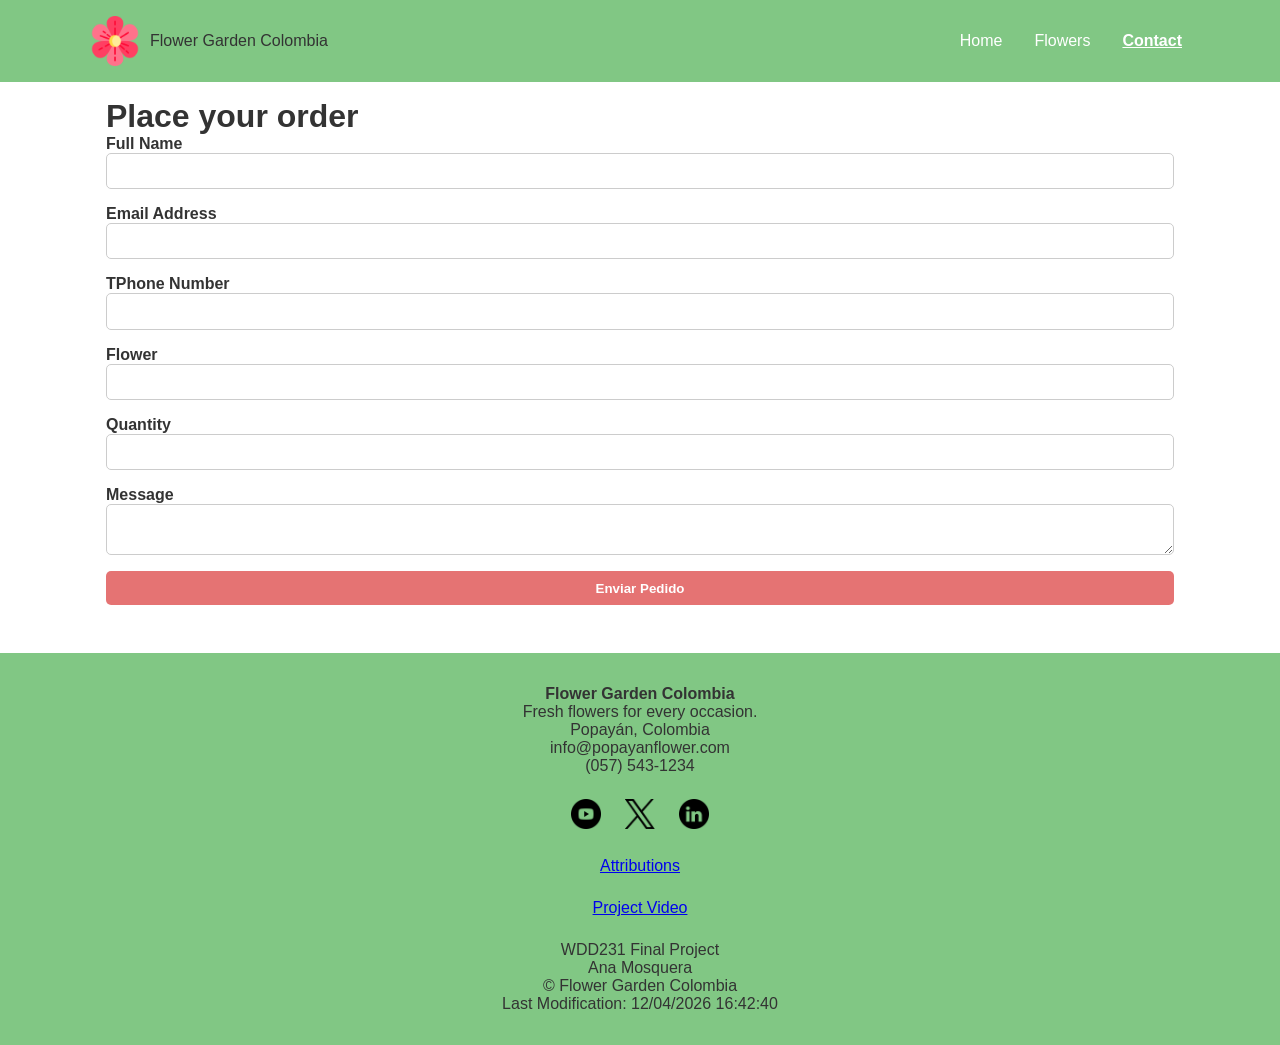
<file: finalproject/contact.html>
<!DOCTYPE html>
<html lang="es">
<head>
  <meta charset="UTF-8">
  <meta name="description" content="Contáctanos para pedidos y consultas en Flower Garden Colombia.">
  <meta name="author" content="Ana Mosquera">
  <meta name="viewport" content="width=device-width, initial-scale=1.0">
  <meta property="og:title" content="Contacto | Flower Garden Colombia">
  <meta property="og:description" content="Haz tu pedido de flores frescas y arreglos personalizados.">
  <meta property="og:image" content="images/logo-flower.png">
  <meta property="og:url" content="contact.html">
  <title>Contact | Flower Garden Colombia</title>
  <link rel="icon" href="images/favicon.ico">
  <link rel="stylesheet" href="styles/normalize.css">
  <link rel="stylesheet" href="styles/small.css">
  <link rel="stylesheet" href="styles/larger.css">
  <script type="module" src="scripts/contact.mjs"></script>
</head>

<body>
  <header>
    <div class="header-container">
      <div class="logo">
        <img src="images/logo-flower.png" alt="Logo Flower Garden Colombia">
        <span>Flower Garden Colombia</span>
      </div>
      <button id="menuBtn">☰</button>
      <nav id="navMenu">
        <a href="index.html">Home</a>
        <a href="flowers.html">Flowers</a>
        <a href="contact.html" class="active">Contact</a>
      </nav>
    </div>
  </header>

  <main>
    <h1>Place your order</h1>
    <form method="get" action="thankyou.html">
      <label>Full Name <input type="text" name="fname" required></label>
      <label>Email Address<input type="email" name="email" required></label>
      <label>TPhone Number <input type="tel" name="phone" required></label>
      <label>Flower <input type="text" name="flower" required></label>
      <label>Quantity <input type="number" name="quantity" required></label>
      <label>Message <textarea name="message"></textarea></label>
      <input type="hidden" name="timestamp" id="timestamp">
      <input type="submit" value="Enviar Pedido">
    </form>
  </main>

  <footer>
    <div class="footer-container">
      <div class="footer-left">
        <strong>Flower Garden Colombia</strong><br>
        <p>Fresh flowers for every occasion.</p>
        Popayán, Colombia<br>
        info@popayanflower.com<br>
        (057) 543-1234
      </div>

      <div class="footer-center">
        <a href="https://www.youtube.com/" target="_blank"><img src="images/youtube.png" alt="Visit our YouTube channel"></a>
        <a href="https://x.com/" target="_blank"><img src="images/x-icon.png" alt="Visit our X profile"></a>
        <a href="https://www.linkedin.com/" target="_blank"><img src="images/linkedin.png" alt="Visit our LinkedIn page"></a>
      </div>

      <a href="attributions.html">Attributions</a>
      <a href="https://www.loom.com/share/972af23eef2c4189ada7126c58c88f1d">Project Video</a>

      <div class="footer-right">
        <p>WDD231 Final Project</p>
        <p>Ana Mosquera</p>
        <p>© <span id="year"></span> Flower Garden Colombia</p>
        <p>Last Modification: <span id="lastModified"></span></p>
      </div>
    </div>
  </footer>
  
</body>
</html>
</file>
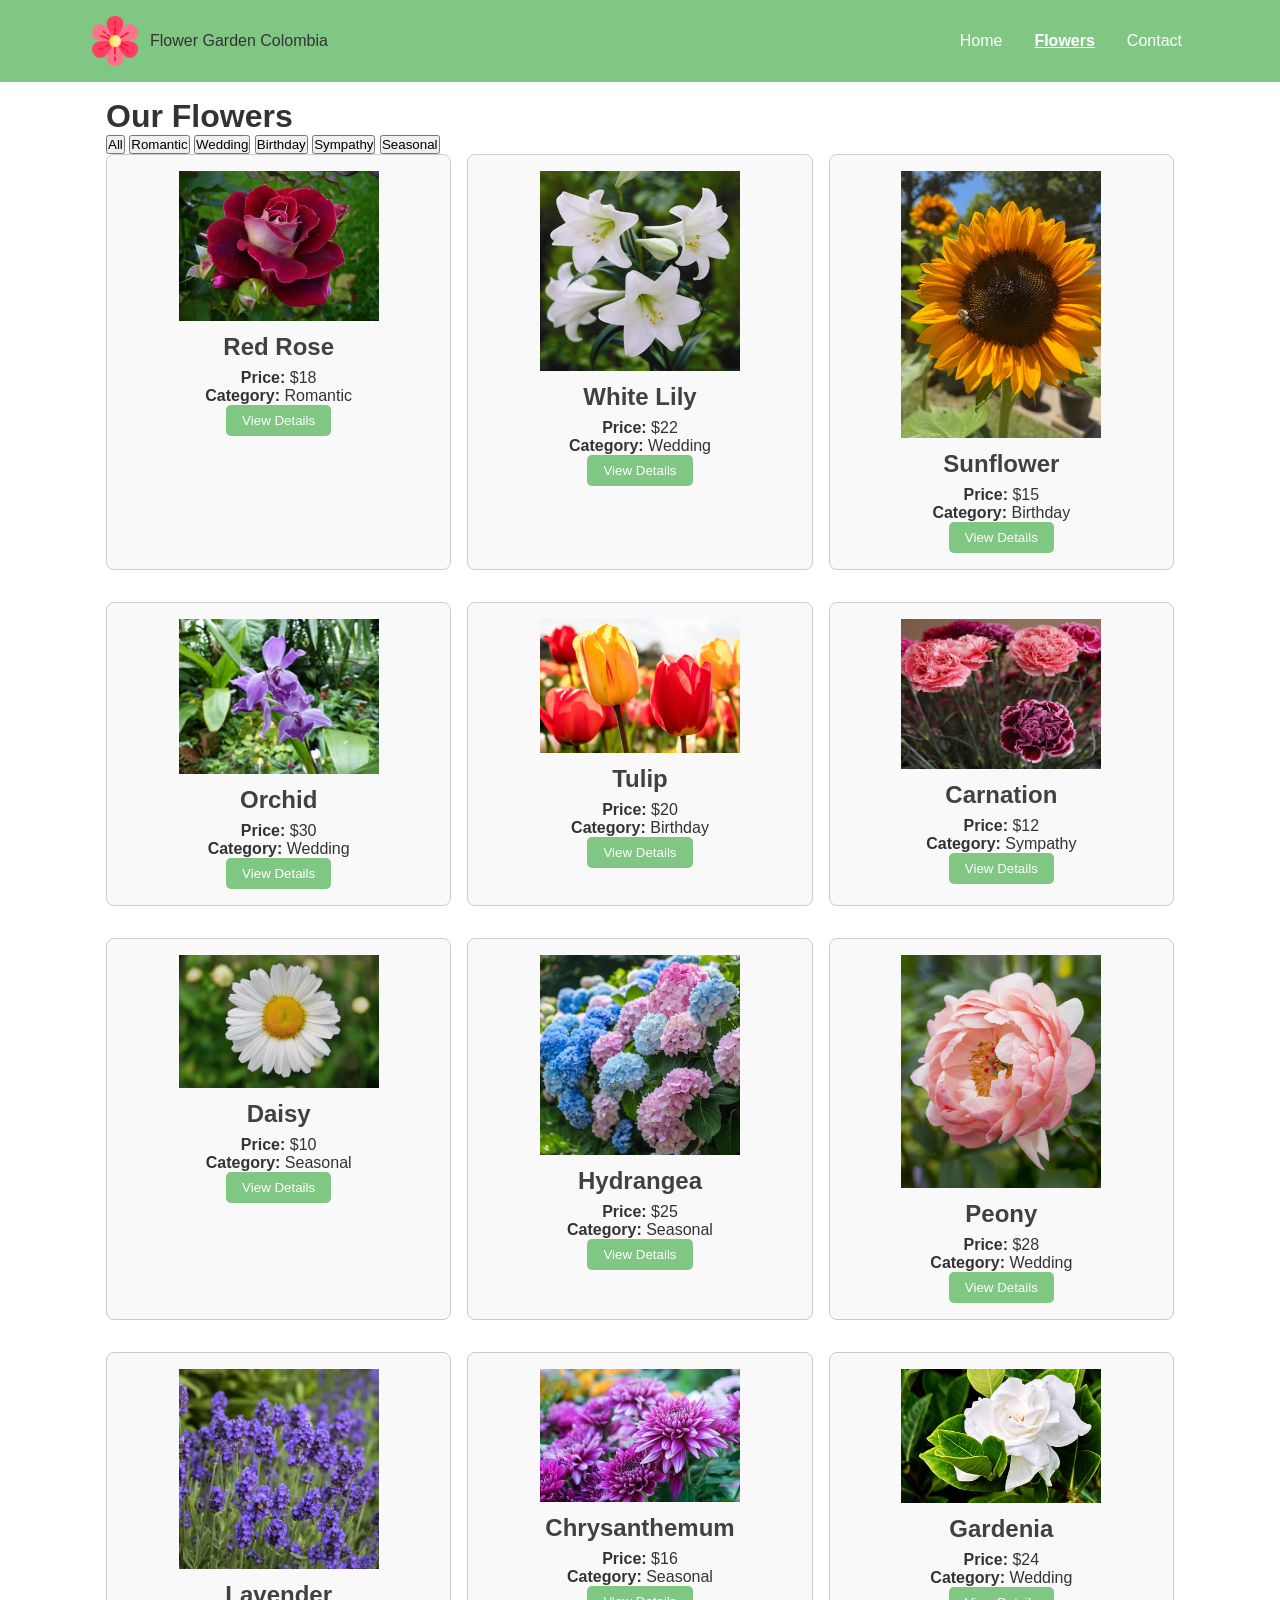
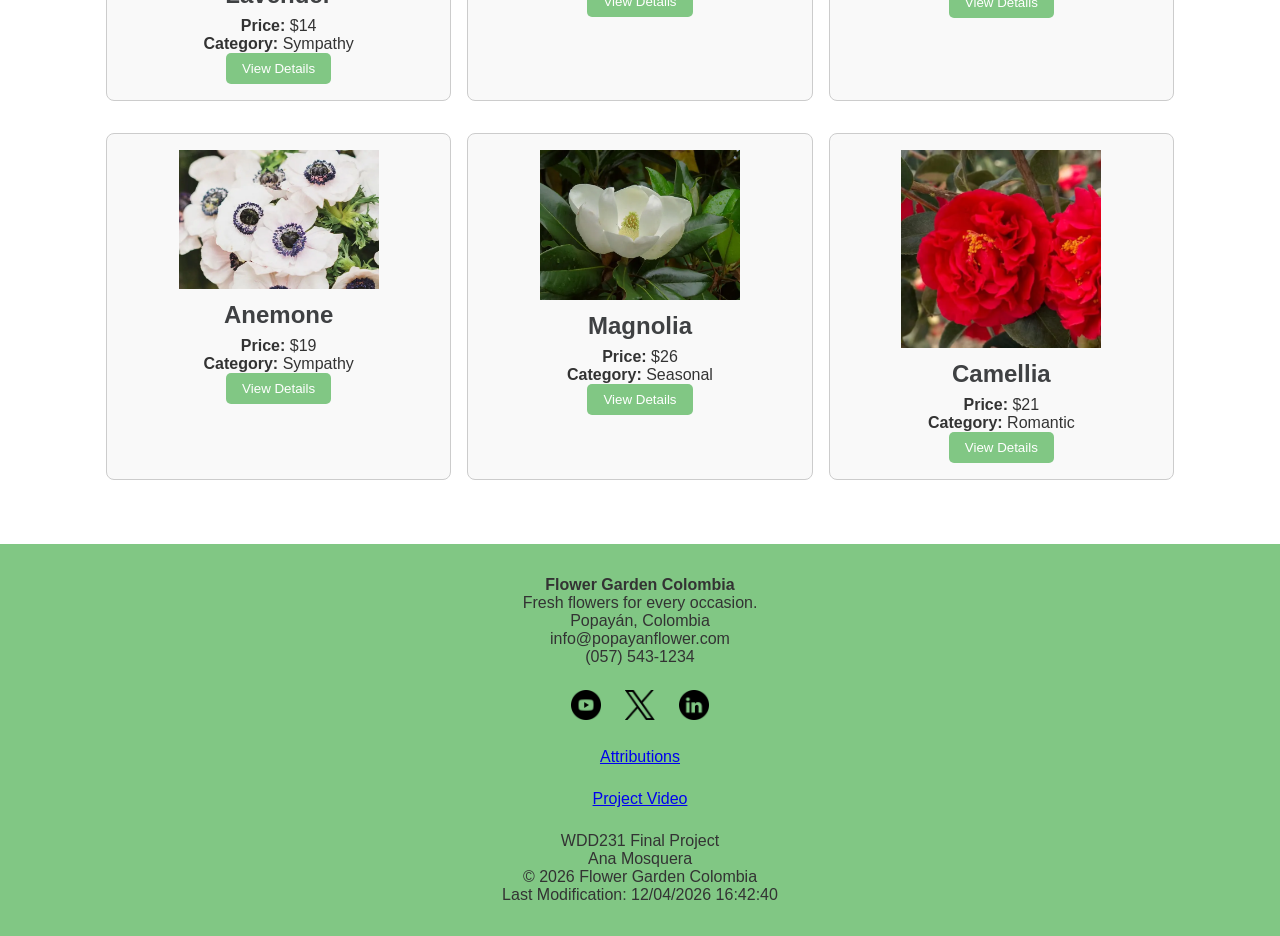
<file: finalproject/flowers.html>
<!DOCTYPE html>
<html lang="es">
<head>
  <meta charset="UTF-8">
  <meta name="description" content="Explora todas nuestras flores disponibles en Flower Garden Colombia.">
  <meta name="author" content="Ana Mosquera">
  <meta name="viewport" content="width=device-width, initial-scale=1.0">
  <meta property="og:title" content="Flores | Flower Garden Colombia">
  <meta property="og:description" content="Descubre nuestra colección de flores frescas y personalizadas.">
  <meta property="og:image" content="images/logo-flower.png">
  <meta property="og:url" content="flowers.html">
  <title>Flores | Flower Garden Colombia</title>
  <link rel="icon" href="images/favicon.ico">
  <link rel="stylesheet" href="styles/normalize.css">
  <link rel="stylesheet" href="styles/small.css">
  <link rel="stylesheet" href="styles/larger.css">
  <script type="module" src="scripts/flowers.mjs"></script>
</head>

<body>
  <header>
    <div class="header-container">
      <div class="logo">
        <img src="images/logo-flower.png" alt="Logo Flower Garden Colombia">
        <span>Flower Garden Colombia</span>
      </div>
      <button id="menuBtn">☰</button>
      <nav id="navMenu">
        <a href="index.html">Home</a>
        <a href="flowers.html" class="active">Flowers</a>
        <a href="contact.html">Contact</a>
      </nav>
    </div>
  </header>

  <main>
    <h1>Our Flowers</h1>
    <div class="filters">
      <button data-category="all">All</button>
      <button data-category="Romantic">Romantic</button>
      <button data-category="Wedding">Wedding</button>
      <button data-category="Birthday">Birthday</button>
      <button data-category="Sympathy">Sympathy</button>
      <button data-category="Seasonal">Seasonal</button>
    </div>
    <div id="flowers"></div>

    <!-- MODAL -->
    <dialog id="flowerModal">
      <h2 id="modalName"></h2>
      <p id="modalDescription"></p>
      <p><strong>Price:</strong> <span id="modalPrice"></span></p>
      <p><strong>Color:</strong> <span id="modalColor"></span></p>
      <p><strong>Availability:</strong> <span id="modalAvailability"></span></p>
      <button id="closeModal">Close</button>
    </dialog>
  </main>

  <footer>
    <div class="footer-container">
      <div class="footer-left">
        <strong>Flower Garden Colombia</strong><br>
        <p>Fresh flowers for every occasion.</p>
        Popayán, Colombia<br>
        info@popayanflower.com<br>
        (057) 543-1234
      </div>

      <div class="footer-center">
        <a href="https://www.youtube.com/" target="_blank"><img src="images/youtube.png" alt="Visit our YouTube channel"></a>
        <a href="https://x.com/" target="_blank"><img src="images/x-icon.png" alt="Visit our X profile"></a>
        <a href="https://www.linkedin.com/" target="_blank"><img src="images/linkedin.png" alt="Visit our LinkedIn page"></a>
      </div>

      <a href="attributions.html">Attributions</a>
      <a href="https://www.loom.com/share/972af23eef2c4189ada7126c58c88f1d">Project Video</a>

      <div class="footer-right">
        <p>WDD231 Final Project</p>
        <p>Ana Mosquera</p>
        <p>© <span id="year"></span> Flower Garden Colombia</p>
        <p>Last Modification: <span id="lastModified"></span></p>
      </div>
    </div>
  </footer>
  
</body>
</html>
</file>
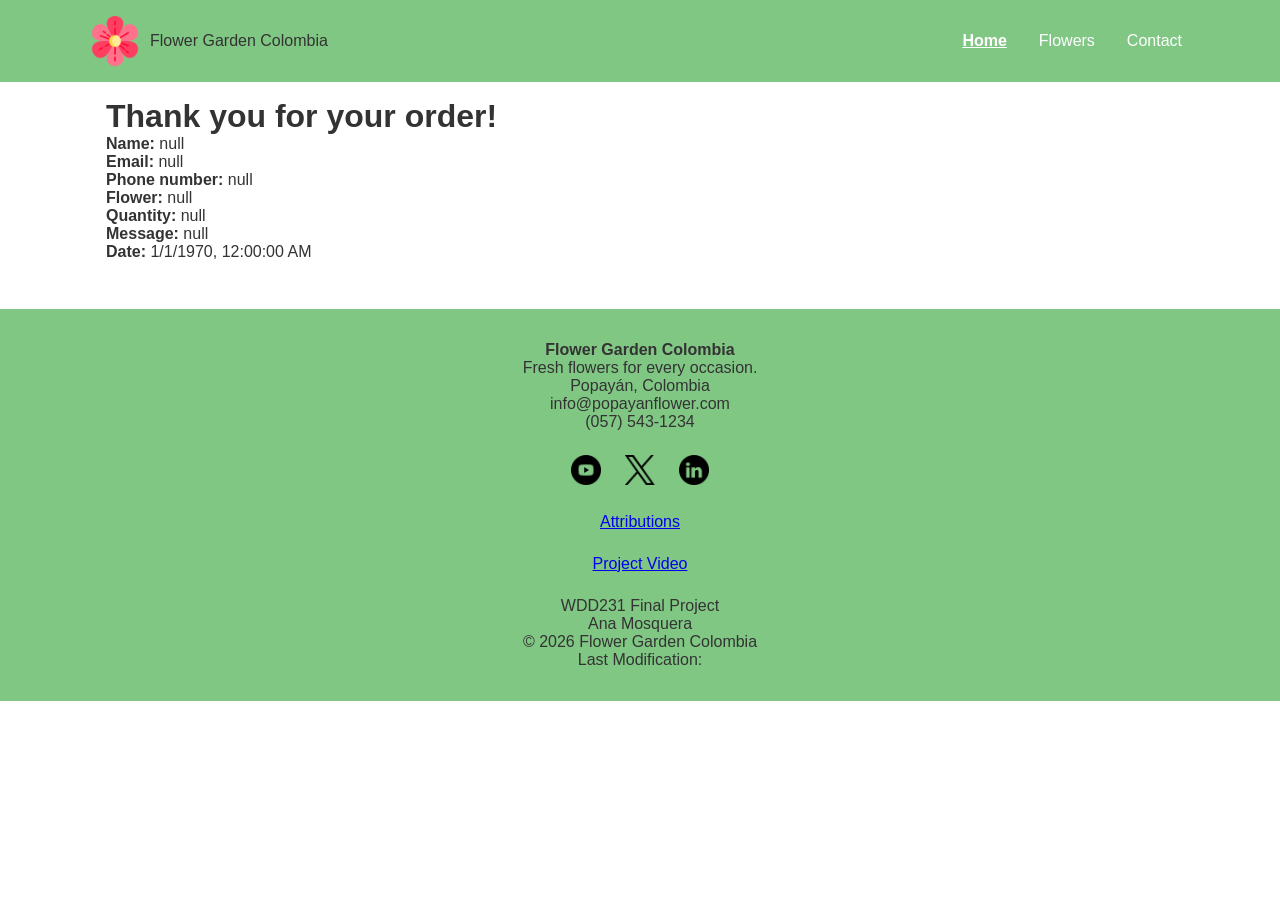
<file: finalproject/thankyou.html>
<!DOCTYPE html>
<html lang="es">
<head>
  <meta charset="UTF-8">
  <meta name="description" content="Confirmación de tu pedido en Flower Garden Colombia.">
  <meta name="author" content="Ana Mosquera">
  <meta name="viewport" content="width=device-width, initial-scale=1.0">
  <meta property="og:title" content="Gracias | Flower Garden Colombia">
  <meta property="og:description" content="Tu pedido ha sido recibido exitosamente.">
  <meta property="og:image" content="images/logo-flower.png">
  <meta property="og:url" content="thankyou.html">
  <title>Gracias | Flower Garden Colombia</title>
  <link rel="icon" href="favicon.ico">
  <link rel="stylesheet" href="styles/normalize.css">
  <link rel="stylesheet" href="styles/small.css">
  <link rel="stylesheet" href="styles/larger.css">
</head>

<body>

  <header>
    <div class="header-container">
      <div class="logo">
        <img src="images/logo-flower.png" alt="Logo Flower Garden Colombia">
        <span>Flower Garden Colombia</span>
      </div>
      <button id="menuBtn">☰</button>
      <nav id="navMenu">
        <a href="index.html" class="active">Home</a>
        <a href="flowers.html">Flowers</a>
        <a href="contact.html">Contact</a>
      </nav>
    </div>
  </header>

  <main>
    <h1>Thank you for your order!</h1>
    <p id="results"></p>
  </main>

  <footer>
    <div class="footer-container">
      <div class="footer-left">
        <strong>Flower Garden Colombia</strong><br>
        <p>Fresh flowers for every occasion.</p>
        Popayán, Colombia<br>
        info@popayanflower.com<br>
        (057) 543-1234
      </div>

      <div class="footer-center">
        <a href="https://www.youtube.com/" target="_blank"><img src="images/youtube.png" alt="Visit our YouTube channel"></a>
        <a href="https://x.com/" target="_blank"><img src="images/x-icon.png" alt="Visit our X profile"></a>
        <a href="https://www.linkedin.com/" target="_blank"><img src="images/linkedin.png" alt="Visit our LinkedIn page"></a>
      </div>

      <a href="attributions.html">Attributions</a>
      <a href="https://www.loom.com/share/972af23eef2c4189ada7126c58c88f1d">Project Video</a>

      <div class="footer-right">
        <p>WDD231 Final Project</p>
        <p>Ana Mosquera</p>
        <p>© <span id="year"></span> Flower Garden Colombia</p>
        <p>Last Modification: <span id="lastModified"></span></p>
      </div>
    </div>
  </footer>

  <script>
    const params = new URLSearchParams(window.location.search);
    document.getElementById("results").innerHTML = `
      <p><strong>Name:</strong> ${params.get("fname")}</p>
      <p><strong>Email:</strong> ${params.get("email")}</p>
      <p><strong>Phone number:</strong> ${params.get("phone")}</p>
      <p><strong>Flower:</strong> ${params.get("flower")}</p>
      <p><strong>Quantity:</strong> ${params.get("quantity")}</p>
      <p><strong>Message:</strong> ${params.get("message")}</p>
      <p><strong>Date:</strong> ${new Date(params.get("timestamp")).toLocaleString()}</p>`;
    document.getElementById("year").textContent = new Date().getFullYear();
  </script>

</body>
</html>
</file>
<file: styles/small.css>
body{
    margin:0;
    font-family:'Roboto', sans-serif;
}

.top-header{
    display:flex;
    justify-content:space-between;
    align-items:center;
    background:#eee;
    padding:1rem;
}

.logo{
    font-weight:bold;
}

#menuButton{
    font-size:1.5rem;
    background:none;
    border:none;
    cursor:pointer;
}

nav{
    display:none;
    background:#333;
}

nav.open{
    display:block;
}

nav ul{
    list-style:none;
    margin:0;
    padding:0;
}

nav li{
    border-top:1px solid #555;
}

nav a{
    display:block;
    padding:10px;
    color:white;
    text-decoration:none;
}

main{
    padding:1rem;
}

h1{
    margin-top:0;
}

.card{
    background:#e6e6e6;
    margin-bottom:1rem;
}

.card h2{
    background:#333;
    color:white;
    padding:8px;
    font-size:1rem;
}

.card-content{
    padding:1rem;
}

.card img{
    width:100%;
    max-width:200px;
    display:block;
    margin:auto;
}

.courses h2{
    background:#333;
    color:white;
    padding:8px;
}

.course-buttons{
    display:grid;
    grid-template-columns:1fr 1fr 1fr;
    gap:10px;
    margin:10px 0;
}

.course-buttons button{
    background:#ccc;
    border:none;
    padding:10px;
    width:100%;
    font-weight:bold;
}

.course-list{
    display:flex;
    flex-direction:column;
    gap:10px;
}

.course{
    background:#ccc;
    padding:10px;
    text-align:center;
    font-weight:bold;
}

.credits{
    text-align:center;
    font-size:0.9rem;
}

footer{
    background:#ddd;
    text-align:center;
    padding:1rem;
}

.social img{
    width:30px;
    margin:5px;
}

.social{
    text-align:center;
}

.social img{
    width:35px;
    margin:10px;
}
</file>
<file: styles/larger.css>
@media (min-width:768px){
    #menuButton{
        display:none;
    }

    nav{
        display:block;
    }

    nav ul{
        display:flex;
    }

    nav li{
        border:none;
    }

    nav a{
        color:white;
        border-right:1px solid #555;
    }

    .main-grid{
        display:grid;
        grid-template-columns:2fr 1fr;
        gap:20px;
    }

    .course-list{
        display:grid;
        grid-template-columns:1fr 1fr 1fr;
        gap:10px;
    }

    .card{
        margin:0;
    }

    .card h2{
        margin:0;
    }
}
</file>
<file: chamber/styles/small.css>
body {
  font-family: Arial, sans-serif;

}

/* HEADER */
header {
  background: #9ea7ba;
  padding: 1rem 2rem;
}

.header-container {
  max-width: 1100px;
  margin: 0 auto;
  display: flex;
  justify-content: space-between;
  align-items: center;
}

.logo {
  display: flex;
  align-items: center;
  gap: 10px;
}

.logo img {
  width: 50px;
  height: auto;
}

nav a {
  margin-left: 20px;
  text-decoration: none;
  color: black;
}

nav a:hover {
  text-decoration: underline;
}

/* MAIN */
main {
  max-width: 1100px;
  margin: 0 auto;
  padding: 1rem;
}

.view-buttons {
  margin: 1rem 0;
}

#menuBtn {
  font-size: 1.5rem;
  background: none;
  border: none;
  cursor: pointer;
}

#navMenu {
  display: none;
  flex-direction: column;
}

#navMenu a {
  display: block;
  padding: 0.5rem;
}

#navMenu.open {
  display: flex;
}

#members.grid {
  display: grid;
  grid-template-columns: 1fr;
  gap: 1rem;
}

#members.list {
  display: block;
}

#members.list img {
  display: none;
}

#members.list section {
  border: none;
  border-bottom: 1px solid #ccc;
  padding: 0.5rem 0;
}

section {
  border: 1px solid #ccc;
  padding: 1rem;
}

img {
  width: 100%;
  height: auto;
}

section img {
  width: 100%;
  max-width: 150px;
  height: auto;
  display: block;
  margin: 0 auto;
}

/* FOOTER */
footer {
  background: #9ea7ba;
  padding: 2rem 1rem;
  margin-top: 2rem;
}

.footer-container {
  max-width: 1100px;
  margin: 0 auto;
  display: flex;
  flex-direction: column;
  gap: 1.5rem;
  text-align: center;
}

.footer-center img {
  width: 30px;
  margin: 0 10px;
}

/* HERO */
.hero {
  width: 100%;
  height: 300px;
  position: relative;
  overflow: hidden;
}

.hero img {
  width: 100%;
  height: 100%;
  object-fit: cover;
  max-width: none;
}


.home-top {
  display: grid;
  grid-template-columns: 2fr 1fr 1fr; 
  gap: 1rem;
}

.home-top section {
  border: 1px solid #ccc;
  background: #f5f5f5;
  padding: 0;
}

.home-top h2 {
  background: #333;
  color: white;
  margin: 0;
  padding: 0.5rem;
}

.home-grid {
  display: grid;
  gap: 1rem;
}

.home-grid section {
  background: #eee;
  padding: 1rem;
}

.home-sections {
  display: grid;
  grid-template-columns: 1fr;
  gap: 1rem;
}

.home-sections section {
  border: 1px solid #ccc;
  padding: 1rem;
  background: #f9f9f9;
}

/* SPOTLIGHT */
#spotlights {
  display: grid;
  gap: 1rem;
}

#spotlights section {
  background: #ddd;
  padding: 1rem;
  text-align: center;
}

.spotlight {
  display: grid;
  grid-template-columns: repeat(3, 1fr);
  gap: 1rem;
  margin-top: 1rem;
}

.spotlight img {
  width: 100%;
  max-width: 120px;
  display: block;
  margin: 0 auto;
}

.card {
  border: 1px solid #ccc;
  padding: 1rem;
  background: #eee;
  text-align: center;
  animation: fadeIn 1s ease;
}

.membership-cards .card {
  background-color: #f5f5f5;
  padding: 1rem;
  border-radius: 8px;
  text-align: center;
}

.join-container {
  display: flex;
  flex-direction: column;
  gap: 2rem;
}

.membership-cards {
  flex: 1;
  display: flex;
  flex-direction: column;
  gap: 1rem;
  position: sticky;
  top: 20px;
}

/* MODAL */
dialog {
  padding: 1rem;
  border-radius: 8px;
}

::backdrop {
  background: rgba(0,0,0,0.5);
}

.card img {
  width: 60px;
  height: 60px;
  object-fit: contain;
  margin-bottom: 10px;
}



.card h3 {
  text-align: center;
  margin: 0;
}

.tagline {
  text-align: center;
  font-size: 0.8rem;
  color: #555;
}

.card hr {
  margin: 0.5rem 0;
}

.card-content {
  display: flex;
  flex-direction: row-reverse;
  justify-content: space-between;
  align-items: center;
}

.card-content img {
  width: 100px;
  height: 100px;
  object-fit: cover;
}

.weather-box img {
  width: 60px;
  height: 60px;
}

/* FORM */


form label {
  display: flex;
  flex-direction: column;
  font-weight: bold;
  gap: 0.3rem;
}

form input,
form select,
form textarea {
  padding: 0.6rem;
  border: 1px solid #ccc;
  border-radius: 5px;
  font-size: 1rem;
}

form textarea {
  min-height: 80px;
  resize: vertical;
}

/* BUTTON */
form input[type="submit"] {
  background-color: #333;
  color: white;
  border: none;
  padding: 0.8rem;
  cursor: pointer;
  font-weight: bold;
  border-radius: 5px;
  margin-top: 1rem;
}

.cta {
  background: #3f4143;
  color: white;
  padding: 10px 20px;
  border-radius: 8px;
  text-decoration: none;
}

#places {
  display: grid;
  grid-template-columns: 1fr;
  gap: 1rem;
}

#places section {
  background: #f9f9f9;
  border-radius: 8px;
}

#places button {
  margin-top: 10px;
  padding: 5px 10px;
}

form {
  display: flex;
  flex-direction: column;
  gap: 1rem;
  flex: 2;
  background-color: #f9f9f9;
  padding: 1.5rem;
  border-radius: 8px;
}

dialog {
  padding: 1rem;
  border-radius: 8px;
  max-width: 400px;
  width: 90%;
}

dialog[open] {
  margin: auto;
}
</file>
<file: chamber/styles/larger.css>
@media (min-width: 768px) {
  .footer-container {
    flex-direction: row;
    justify-content: space-between;
    align-items: center;
    text-align: left;
  }

  #menuBtn {
    display: none;}

  #navMenu {
    display: flex !important;
    flex-direction: row;}
  
  .home-top {
    display: grid;
    grid-template-columns: 2fr 1fr 1fr;
  }

  .spotlight {
    display: grid;
    grid-template-columns: repeat(3, 1fr);
  }

  .join-container {
    display: grid;
    grid-template-columns: 2fr 1fr;
    gap: 2rem;
    align-items: start;
  }

}

@keyframes fadeIn {
  from { opacity: 0; transform: translateY(20px);}
  to { opacity: 1; transform: translateY(0);}
}

@media (min-width: 1025px) {
  #places {
    display: grid;
    grid-template-columns: 1fr 1fr 1fr;
    grid-template-areas:
      "card1 card2 card3"
      "card4 card5 card6"
      "card7 card8 card8";
  }
}

@media (min-width: 768px) {
  #places img:hover {
    transform: scale(1.05);
    transition: 0.3s;
  }
}

@media (min-width: 641px) {
  #places {
    display: grid;
    grid-template-columns: 1fr 1fr;
    grid-template-areas:
      "card1 card2"
      "card3 card4"
      "card5 card6"
      "card7 card8";
  }

  #places section:nth-child(1) { grid-area: card1; }
  #places section:nth-child(2) { grid-area: card2; }
  #places section:nth-child(3) { grid-area: card3; }
  #places section:nth-child(4) { grid-area: card4; }
  #places section:nth-child(5) { grid-area: card5; }
  #places section:nth-child(6) { grid-area: card6; }
  #places section:nth-child(7) { grid-area: card7; }
  #places section:nth-child(8) { grid-area: card8; }
}
</file>
<file: finalproject/styles/small.css>
body {
  font-family: 'Roboto', Arial, sans-serif;
  background-color: #fff;
  color: #333;
}

/* HEADER */
header {
  background: #81c784; /* verde floral */
  padding: 1rem;
}
.header-container {
  display: flex;
  justify-content: space-between;
  align-items: center;
}
.logo {
  display: flex;
  align-items: center;
  gap: 10px;
}
.logo img {
  width: 50px;
  height: auto;
}
#menuBtn {
  font-size: 1.5rem;
  background: none;
  border: none;
  cursor: pointer;
}
#navMenu {
  display: none;
  flex-direction: column;
}
#navMenu.open {
  display: flex;
}
#navMenu a {
  padding: 0.5rem;
  text-decoration: none;
  color: white;
}
#navMenu a.active {
  font-weight: bold;
  text-decoration: underline;
}

/* HERO */
.hero {
  position: relative;
  height: 250px;
  overflow: hidden;
}
.hero img {
  width: 100%;
  height: 100%;
  object-fit: cover;
}
.cta {
  position: absolute;
  bottom: 20px;
  left: 20px;
  background: #e57373; /* rosa floral */
  color: white;
  padding: 10px 20px;
  border-radius: 8px;
  text-decoration: none;
}

/* SECTIONS */
main {
  padding: 1rem;
}
section {
  margin-bottom: 1.5rem;
}
section h2 {
  margin-bottom: 0.5rem;
  color: #3f4143;
}

/* CARDS */
.card {
  border: 1px solid #ccc;
  border-radius: 8px;
  padding: 1rem;
  background: #f9f9f9;
  text-align: center;
  margin-bottom: 1rem;
}
.card img {
  width: 100%;
  max-width: 200px;
  height: auto;
  margin-bottom: 0.5rem;
}
.card button {
  background: #81c784;
  color: white;
  border: none;
  padding: 0.5rem 1rem;
  border-radius: 5px;
  cursor: pointer;
}

/* FORM */
form {
  display: flex;
  flex-direction: column;
  gap: 1rem;
}
form label {
  display: flex;
  flex-direction: column;
  font-weight: bold;
}
form input, form textarea {
  padding: 0.6rem;
  border: 1px solid #ccc;
  border-radius: 5px;
}
form input[type="submit"] {
  background: #e57373;
  color: white;
  border: none;
  cursor: pointer;
  font-weight: bold;
  border-radius: 5px;
}

dialog {
  border: none;
  border-radius: 10px;
  padding: 1.5rem;
  max-width: 500px;
  width: 90%;
  margin: auto;
}

dialog::backdrop {
  background: rgba(0,0,0,.5);
}

/* FOOTER */
footer {
  background: #81c784;
  padding: 2rem 1rem;
  margin-top: 2rem;
}

.footer-container {
  max-width: 1100px;
  margin: 0 auto;
  display: flex;
  flex-direction: column;
  gap: 1.5rem;
  text-align: center;
}

.footer-center img {
  width: 30px;
  margin: 0 10px;
}

.return-home{
  display:inline-block;
  margin-top:1rem;
}

.collection-grid,
.features-grid,
.reviews-grid,
.stats {
    display:grid;
    gap:1rem;
}

.collection-grid,
.features-grid,
.stats,
.reviews-grid,
.featured-grid {
    display: grid;
    gap: 1rem;
    margin-top: 1rem;
}

.collection-card,
.feature,
.stat,
.reviews-grid article {
    background: white;
    padding: 1rem;
    border-radius: 10px;
    box-shadow: 0 2px 8px rgba(0,0,0,.1);
}
</file>
<file: finalproject/styles/larger.css>
@media (min-width: 768px) {
  #navMenu {
    display: flex !important;
    flex-direction: row;
    gap: 1rem;
  }
  #menuBtn {
    display: none;
  }
  .hero {
    height: 400px;
  }
  #flowers {
    display: grid;
    grid-template-columns: repeat(2, 1fr);
    gap: 1rem;
  }
}

@media (min-width: 1024px) {
  #flowers {
    grid-template-columns: repeat(3, 1fr);
  }
  .header-container {
    max-width: 1100px;
    margin: 0 auto;
  }
  main {
    max-width: 1100px;
    margin: 0 auto;
  }
}

@media (min-width: 768px){
  .collection-grid{
    grid-template-columns:repeat(3,1fr);
  }
  .features-grid{
    grid-template-columns:repeat(4,1fr);
  }
  .stats{
    grid-template-columns:repeat(3,1fr);
  }
  .reviews-grid{
    grid-template-columns:repeat(3,1fr);
  }
  .featured-grid{
    grid-template-columns:repeat(3,1fr);
  }
}
</file>
<file: styles/siteplan.css>
body {
    font-family: Arial, sans-serif;
    background: #f5f5f5;
    margin: 0;
}

header, footer {
    background: #483824;
    color: #f5f5f5;
    text-align: center;
    padding: 1rem;
}

main {
    padding: 1rem;
    color: #181616;
}


section {
    background: #e7e0da;
    margin: 1rem 0;
    padding: 1rem;
    border-radius: 8px;
    border-left: 5px solid #8B5555; /* detalle rosita */
}

.wireframe {
    border: 2px dashed #8B5555;
    padding: 1rem;
    margin: 1rem 0;
}
</file>
